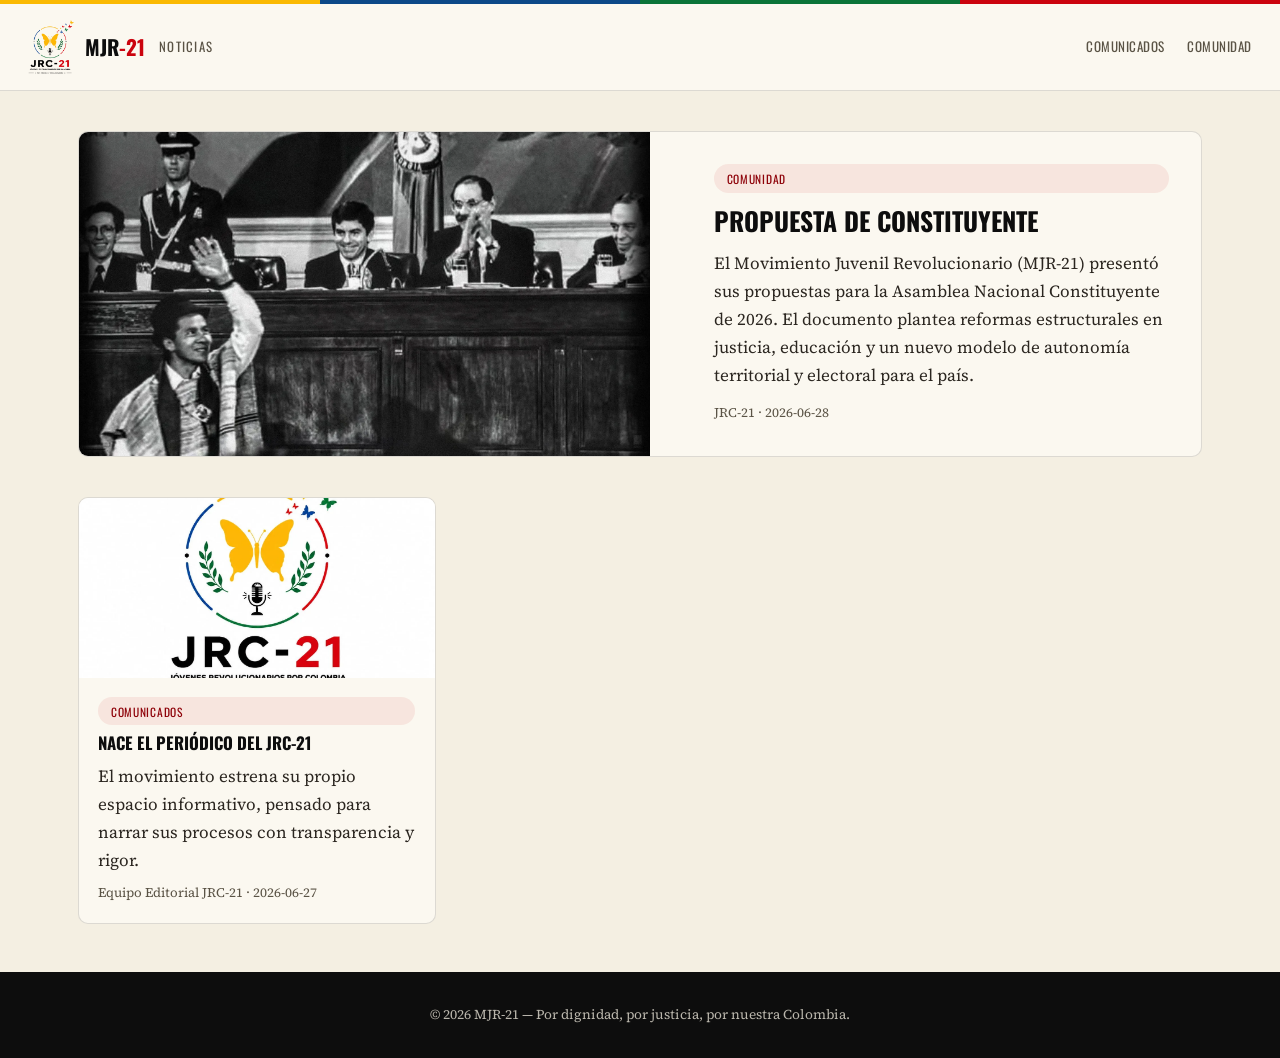
<file: index.html>
<!DOCTYPE html>
<html lang="es">
<head>
<meta charset="UTF-8">
<meta name="viewport" content="width=device-width, initial-scale=1.0">
<title>Noticias MJR-21</title>
<link rel="preconnect" href="https://fonts.googleapis.com">
<link rel="preconnect" href="https://fonts.gstatic.com" crossorigin>
<link href="https://fonts.googleapis.com/css2?family=Oswald:wght@500;600;700&family=Source+Serif+4:ital,opsz,wght@0,8..60,400;0,8..60,600;1,8..60,400&display=swap" rel="stylesheet">
<link rel="stylesheet" href="/style.css">
</head>
<body>

<header class="news-header">
  <div class="news-flagbar"></div>
  <div class="header-inner">
    <a href="/" class="brand">
      <img src="/img/logo.png" alt="" class="brand-logo">
      <span class="brand-text">MJR<span class="brand-dash">-21</span></span>
      <span class="brand-sub">Noticias</span>
    </a>
    <nav class="main-nav">
      <span class="nav-label" onclick="filtrar('Comunicados', this)">Comunicados</span>
      <span class="nav-label" onclick="filtrar('Comunidad', this)">Comunidad</span>
    </nav>
  </div>
</header>

<main class="container">
  <section class="featured">
    
    <a href="/articulos/2026-06-28-propuesta-de-constituyente/" class="featured-card">
      <img src="/img/articulos/2026-06-28-propuesta-de-constituyente/portada.webp" alt="Propuesta de constituyente">
      <div class="featured-body">
        <span class="tag-pill">Comunidad</span>
        <h2>Propuesta de constituyente</h2>
        <p>El Movimiento Juvenil Revolucionario (MJR-21) presentó sus propuestas para la Asamblea Nacional Constituyente de 2026. El documento plantea reformas estructurales en justicia, educación y un nuevo modelo de autonomía territorial y electoral para el país.</p>
        <span class="news-card-meta">JRC-21 · 2026-06-28</span>
      </div>
    </a>
    
  </section>

  <section class="news-grid">
    
    <a href="/articulos/2026-06-27-bienvenida-periodico-jrc21/" class="news-card" data-categoria="Comunicados">
      <img src="/img/articulos/2026-06-27-bienvenida-periodico-jrc21/portada.webp" alt="Nace el periódico del JRC-21" loading="lazy">
      <div class="news-card-body">
        <span class="tag-pill">Comunicados</span>
        <h3>Nace el periódico del JRC-21</h3>
        <p>El movimiento estrena su propio espacio informativo, pensado para narrar sus procesos con transparencia y rigor.</p>
        <span class="news-card-meta">Equipo Editorial JRC-21 · 2026-06-27</span>
      </div>
    </a>
    
  </section>

  
</main>

<footer class="news-footer">
  <p>© 2026 MJR-21 — Por dignidad, por justicia, por nuestra Colombia.</p>
</footer>

<script>
function filtrar(categoria, el) {
  document.querySelectorAll('.nav-label').forEach(n => n.classList.remove('active'));
  el.classList.toggle('active');
  const activo = el.classList.contains('active');
  document.querySelectorAll('.news-card').forEach(card => {
    card.style.display = (!activo || card.dataset.categoria === categoria) ? '' : 'none';
  });
}
</script>

</body>
</html>
</file>
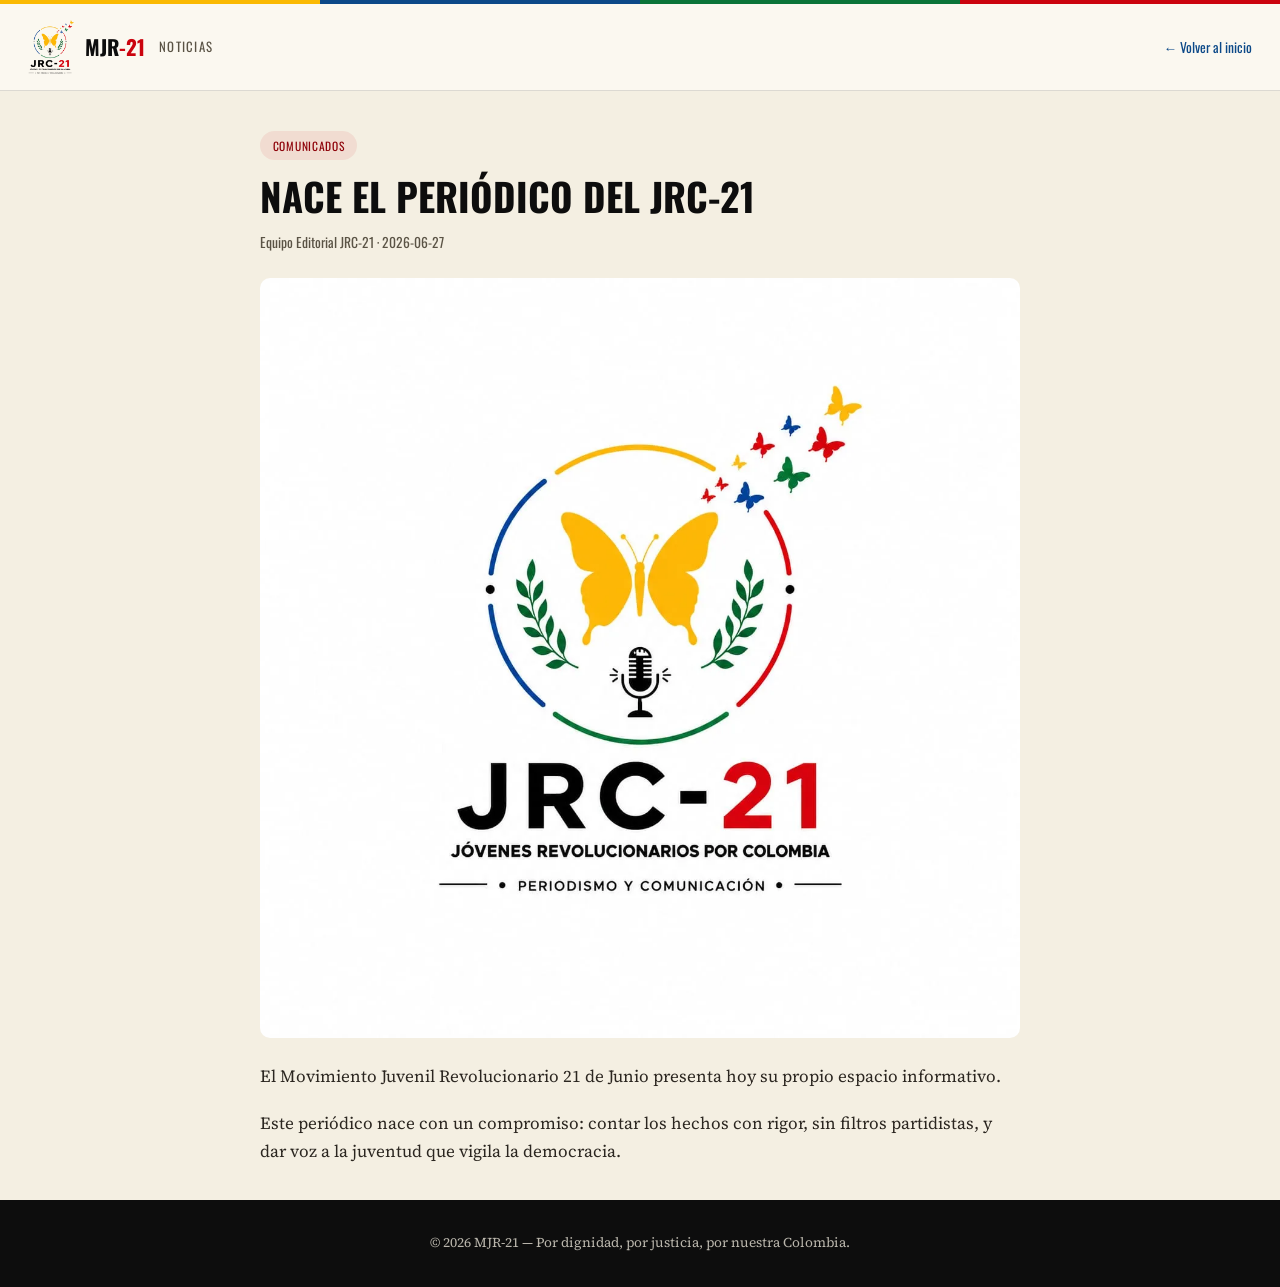
<file: articulos/2026-06-27-bienvenida-periodico-jrc21/index.html>
<!DOCTYPE html>
<html lang="es">
<head>
<meta charset="UTF-8">
<meta name="viewport" content="width=device-width, initial-scale=1.0">
<title>Nace el periódico del JRC-21 | Noticias MJR-21</title>
<link rel="preconnect" href="https://fonts.googleapis.com">
<link rel="preconnect" href="https://fonts.gstatic.com" crossorigin>
<link href="https://fonts.googleapis.com/css2?family=Oswald:wght@500;600;700&family=Source+Serif+4:ital,opsz,wght@0,8..60,400;0,8..60,600;1,8..60,400&display=swap" rel="stylesheet">
<link rel="stylesheet" href="/style.css">
</head>
<body>

<header class="news-header">
  <div class="news-flagbar"></div>
  <div class="header-inner">
    <a href="/" class="brand">
      <img src="/img/logo.png" alt="" class="brand-logo">
      <span class="brand-text">MJR<span class="brand-dash">-21</span></span>
      <span class="brand-sub">Noticias</span>
    </a>
    <a href="/" class="back-link">← Volver al inicio</a>
  </div>
</header>

<main class="container narrow article-page">
  <span class="tag-pill">Comunicados</span>
  <h1>Nace el periódico del JRC-21</h1>
  <p class="article-meta">Equipo Editorial JRC-21 · 2026-06-27</p>
  <img class="article-cover" src="/img/articulos/2026-06-27-bienvenida-periodico-jrc21/portada.webp" alt="Nace el periódico del JRC-21">
  <div class="article-body">
    <p>El Movimiento Juvenil Revolucionario 21 de Junio presenta hoy su propio espacio informativo.</p><p>Este periódico nace con un compromiso: contar los hechos con rigor, sin filtros partidistas, y dar voz a la juventud que vigila la democracia.</p>
  </div>
</main>

<section class="container">
  
</section>

<footer class="news-footer">
  <p>© 2026 MJR-21 — Por dignidad, por justicia, por nuestra Colombia.</p>
</footer>

</body>
</html>
</file>
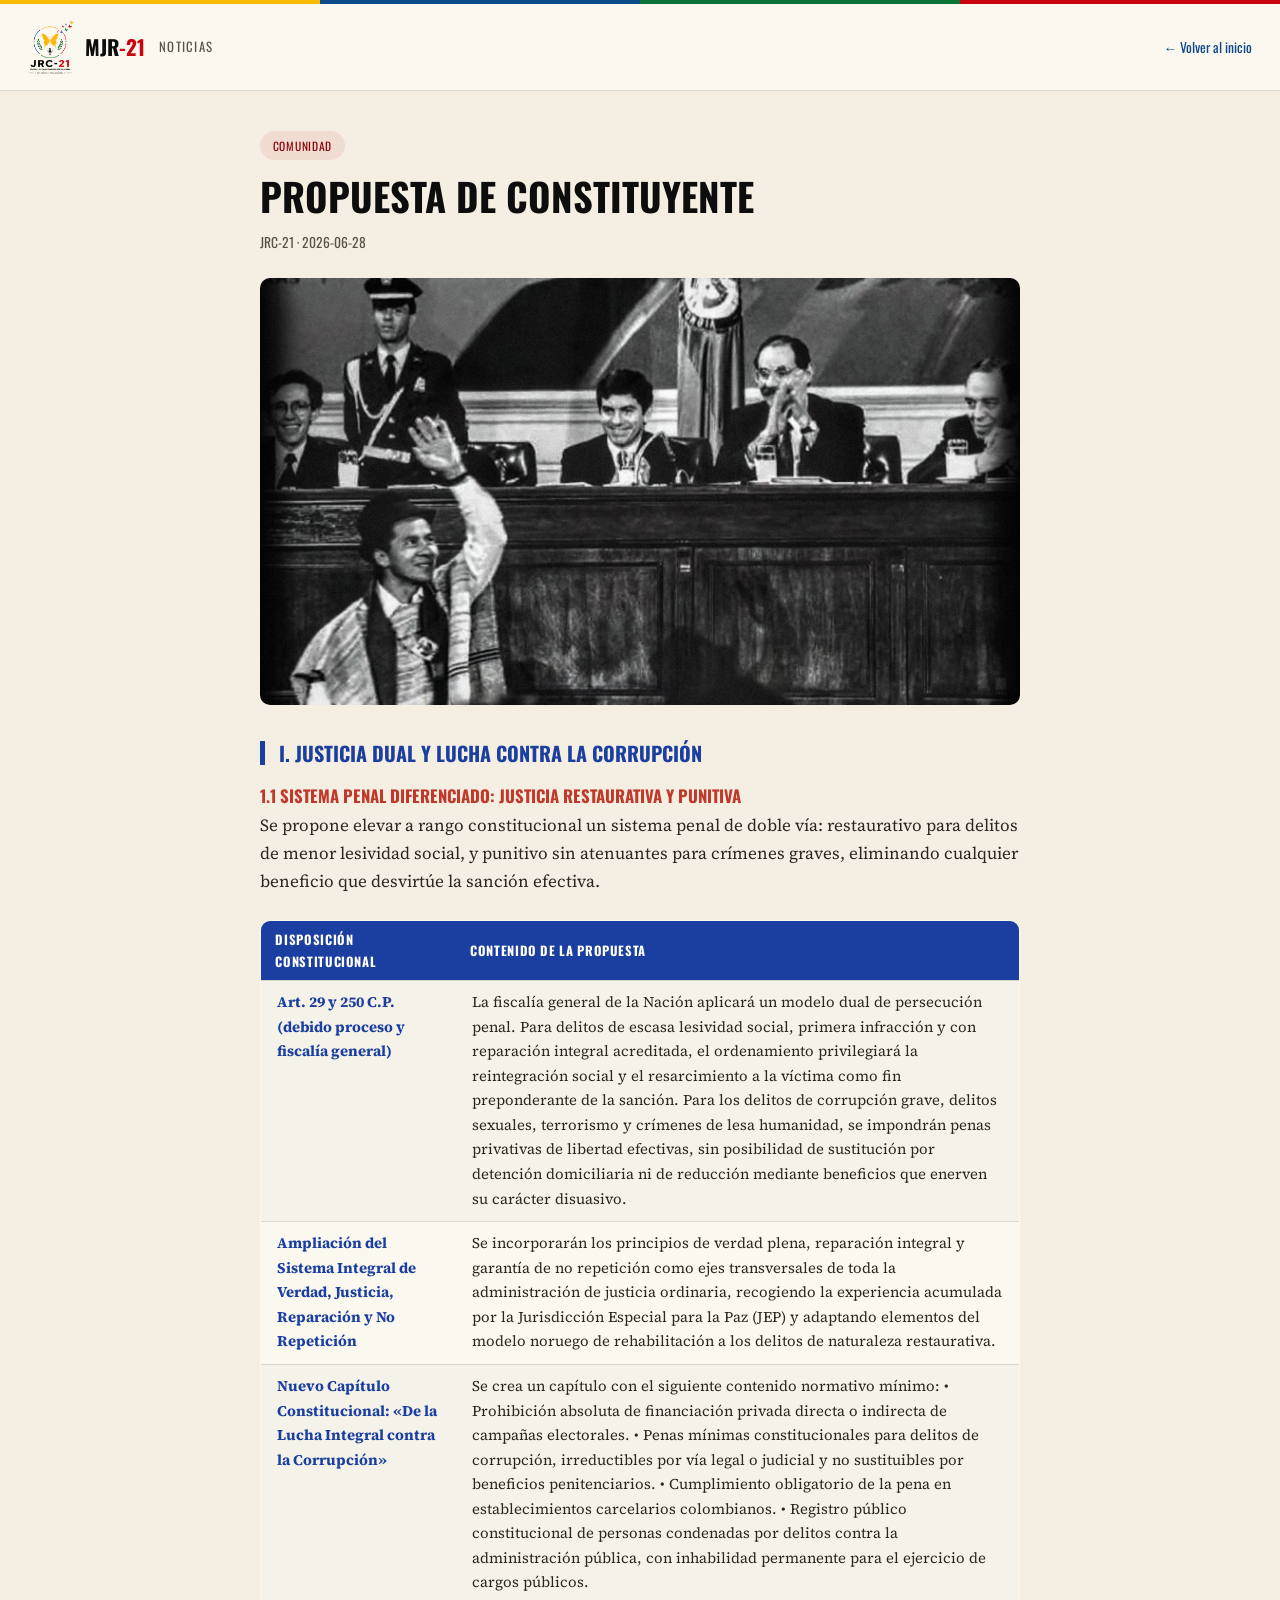
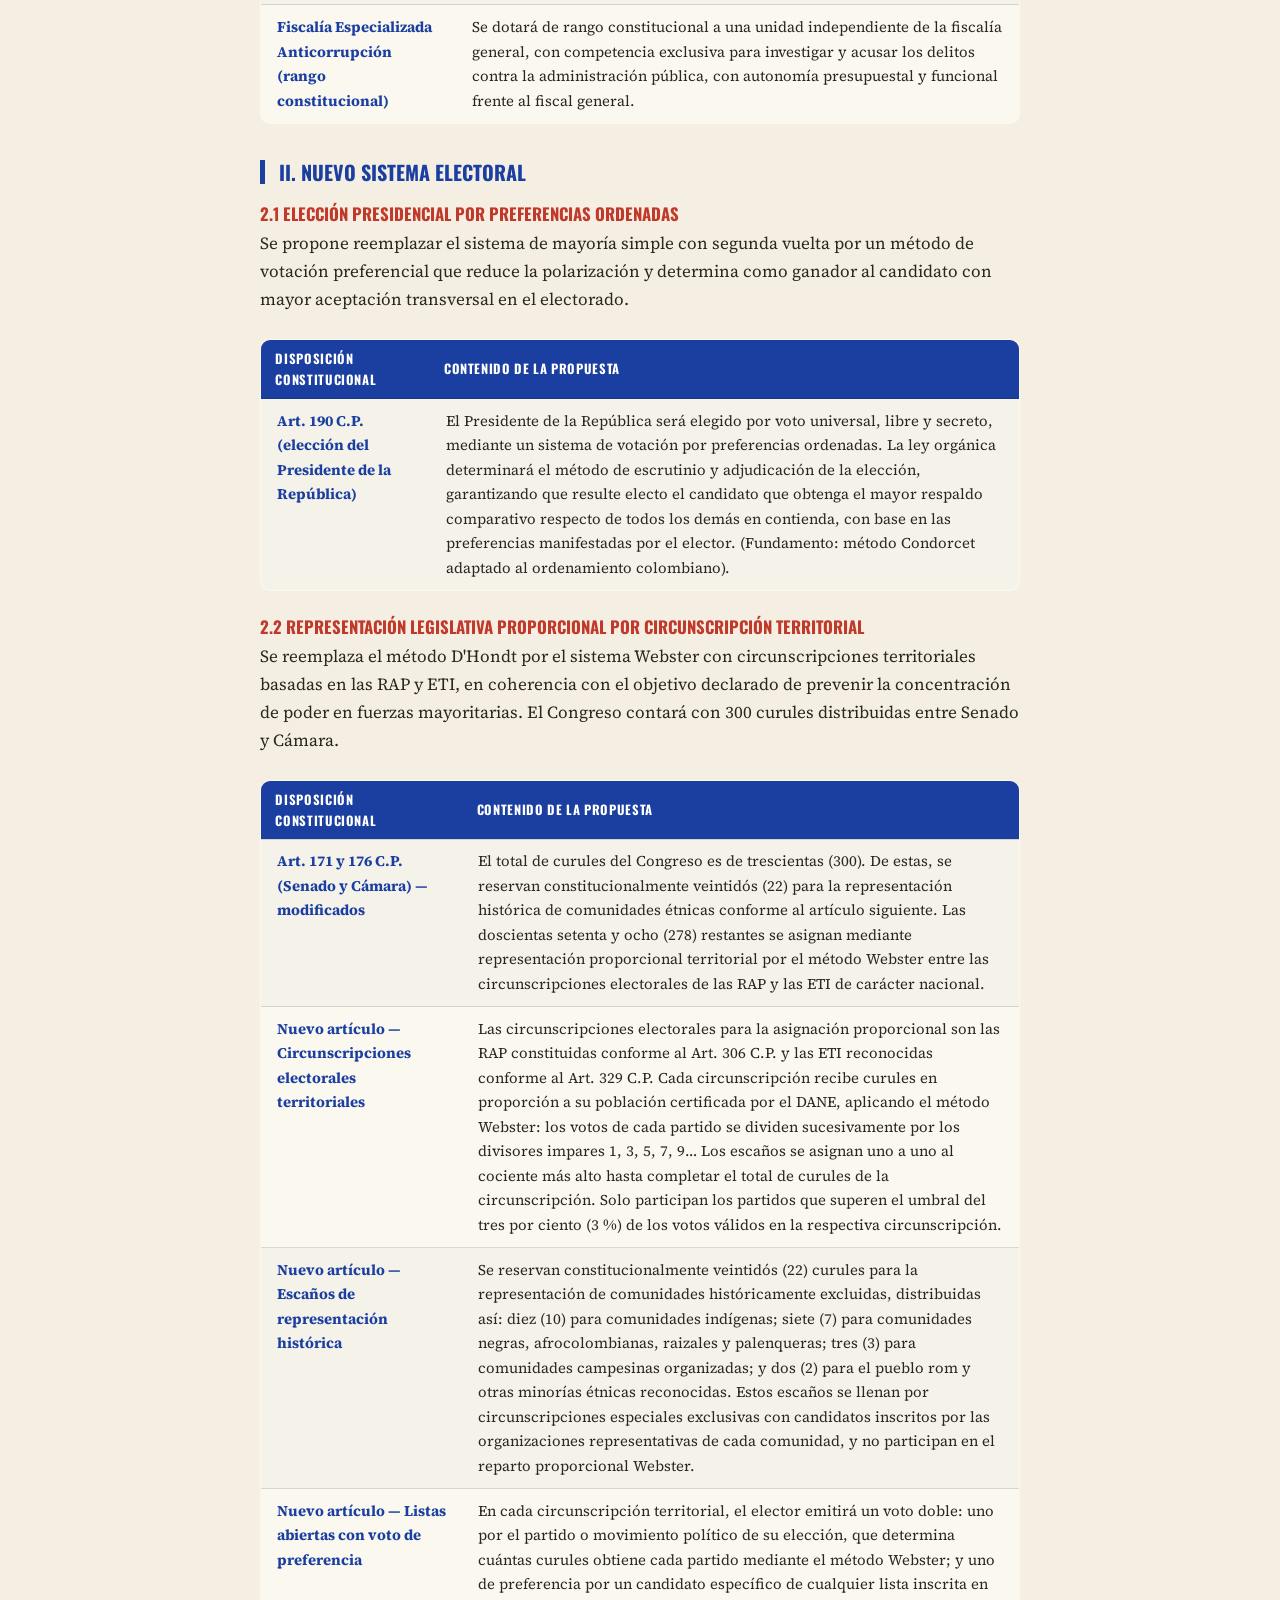
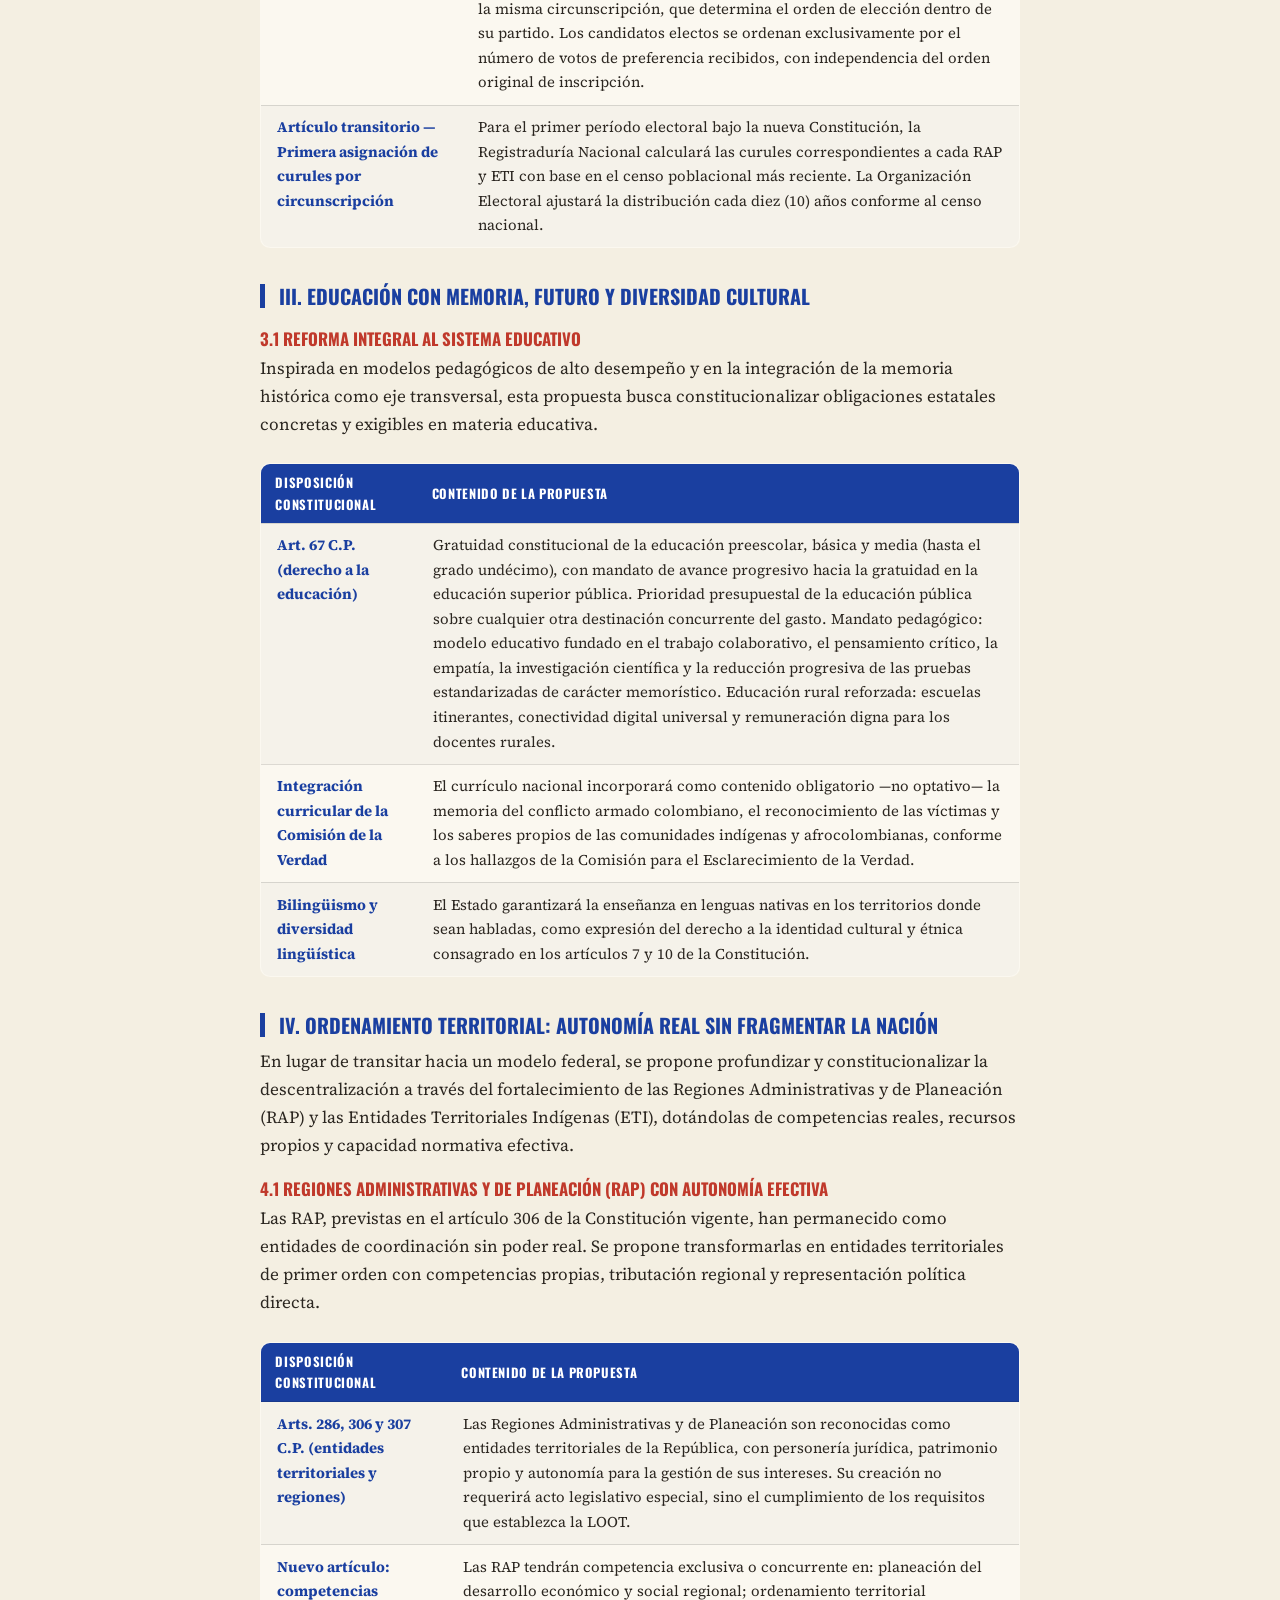
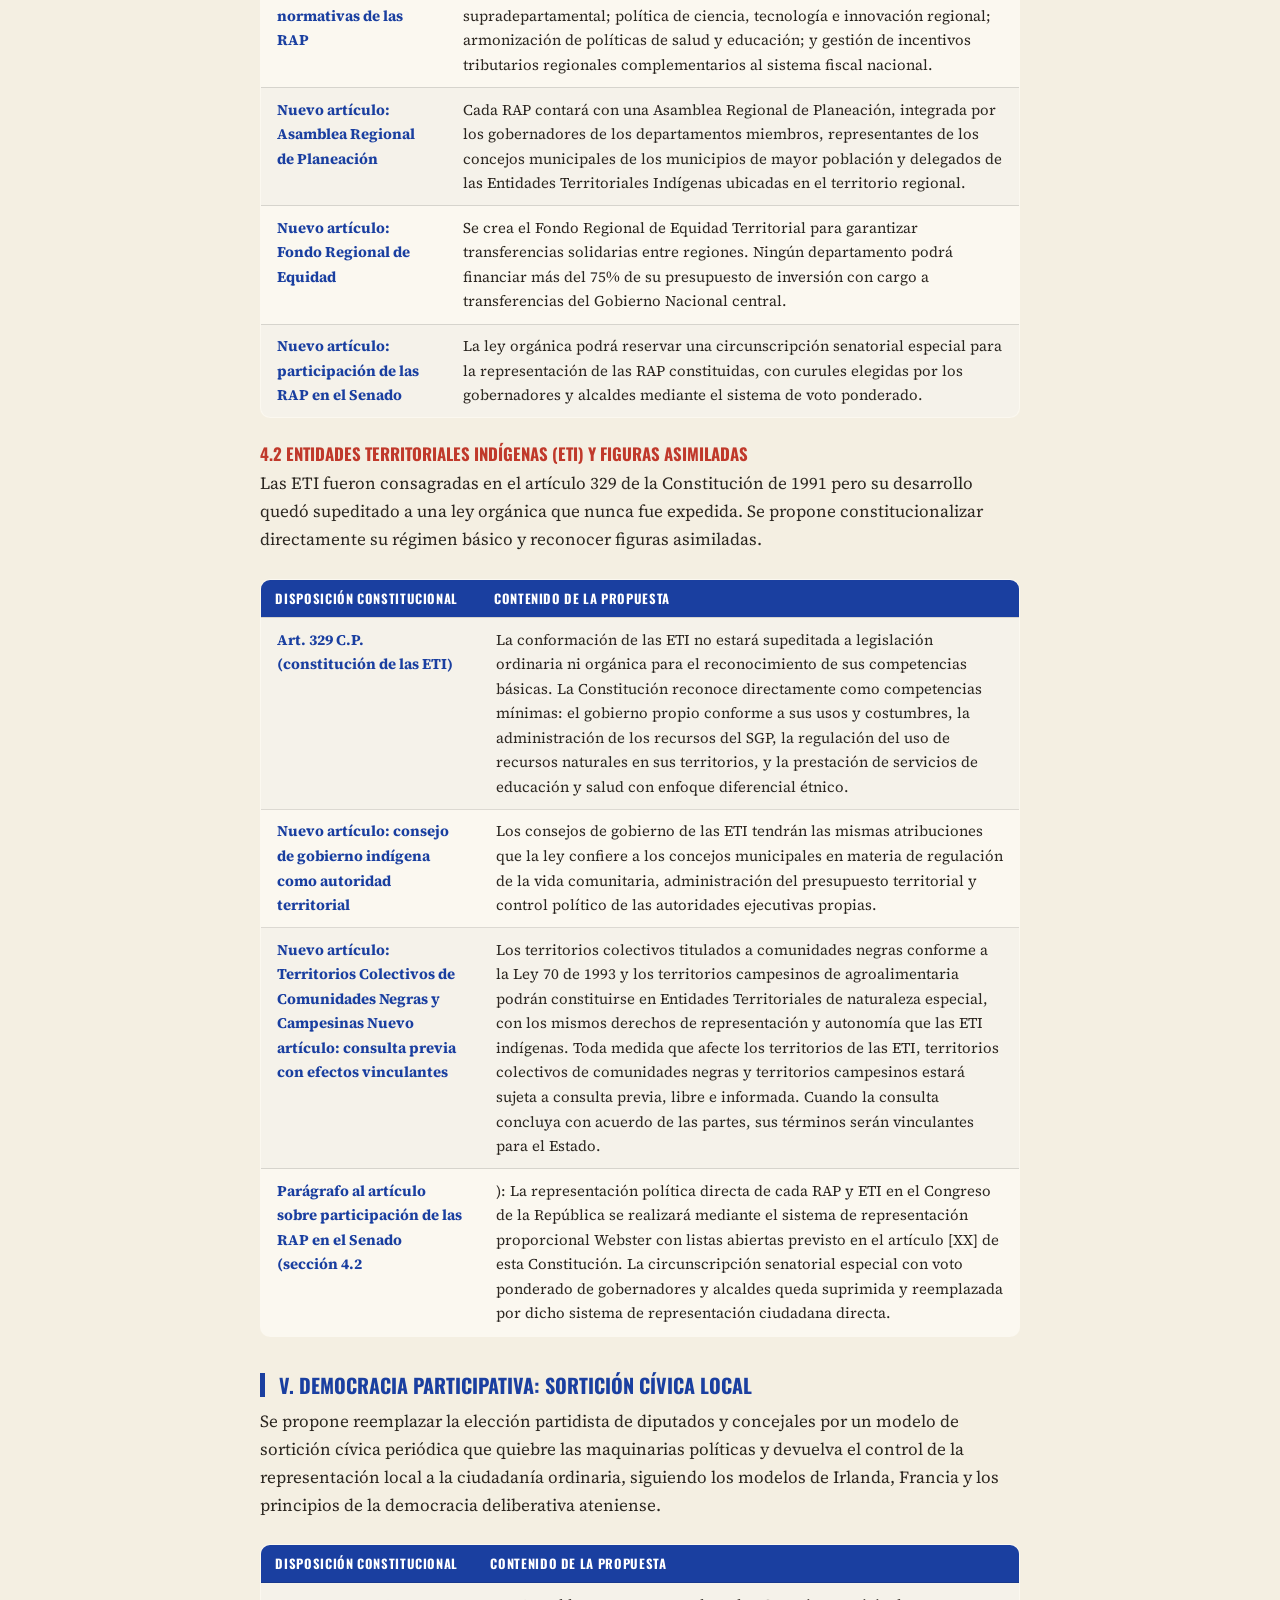
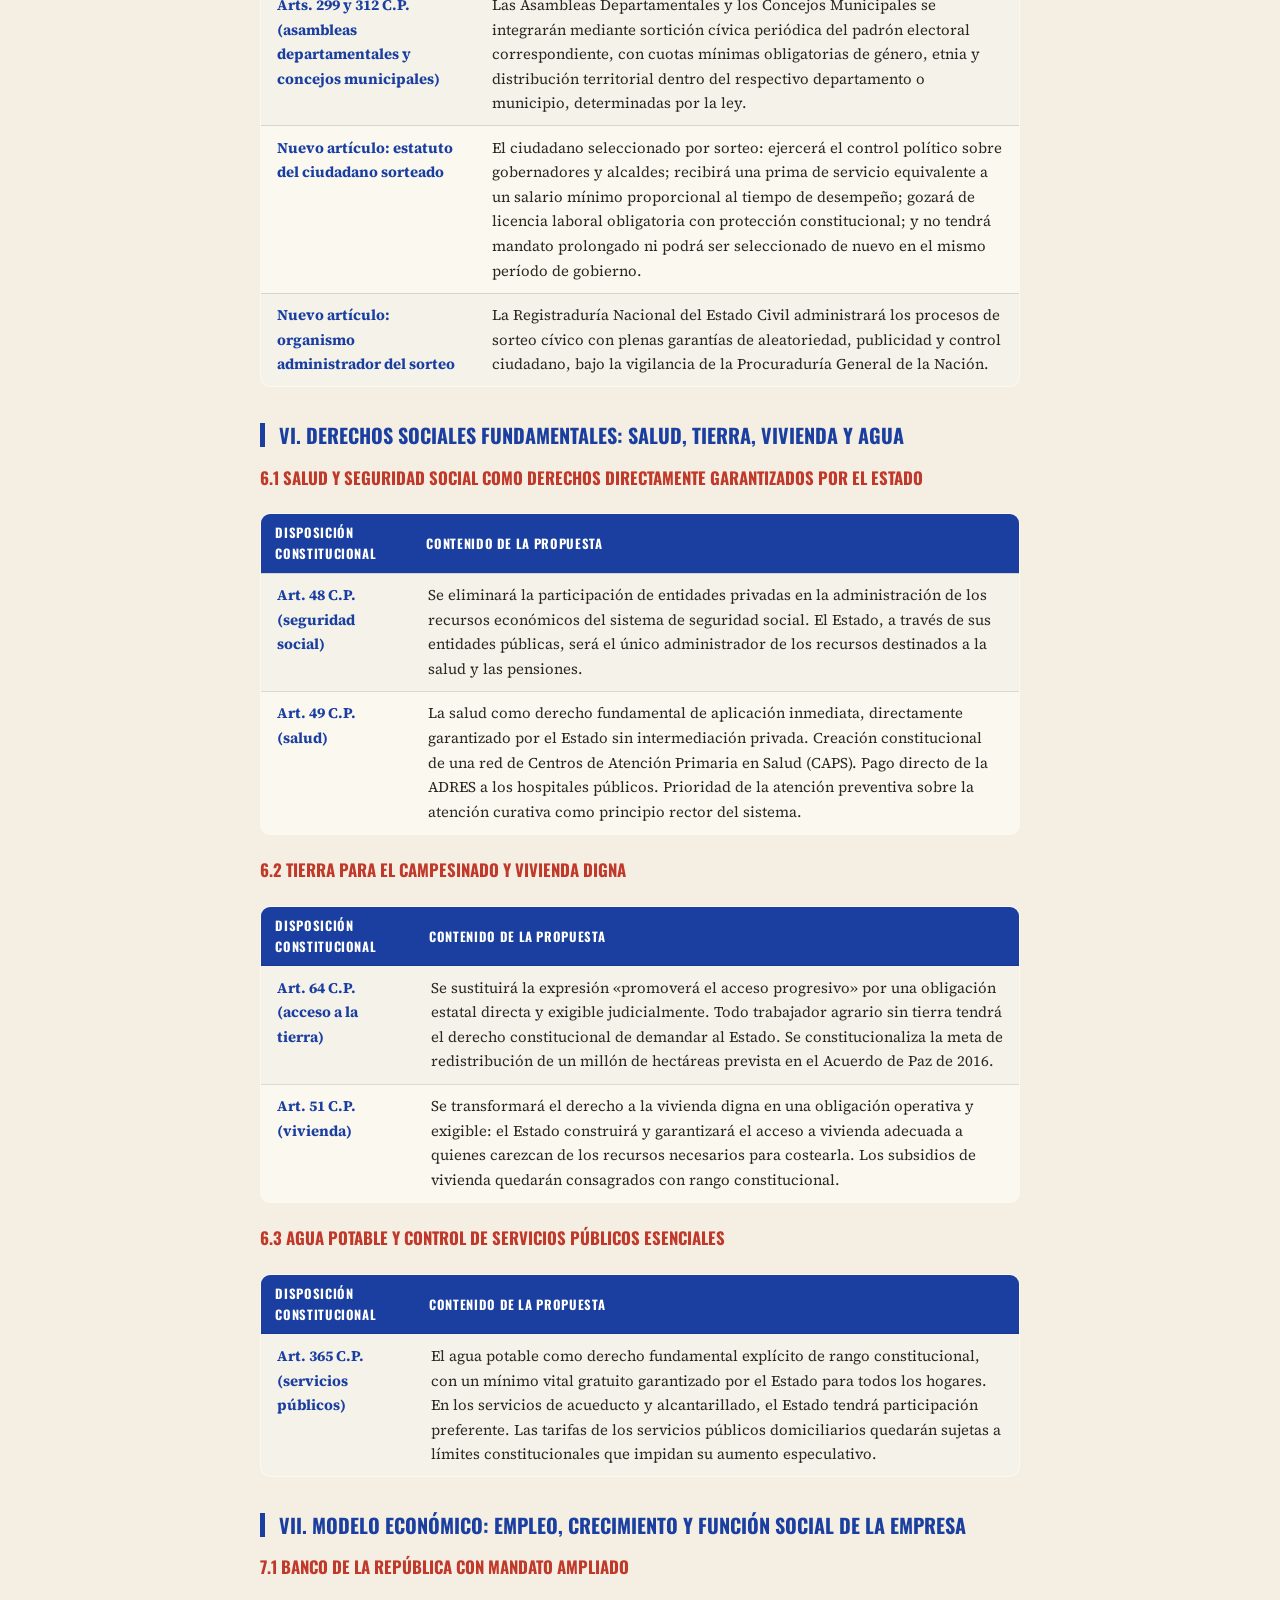
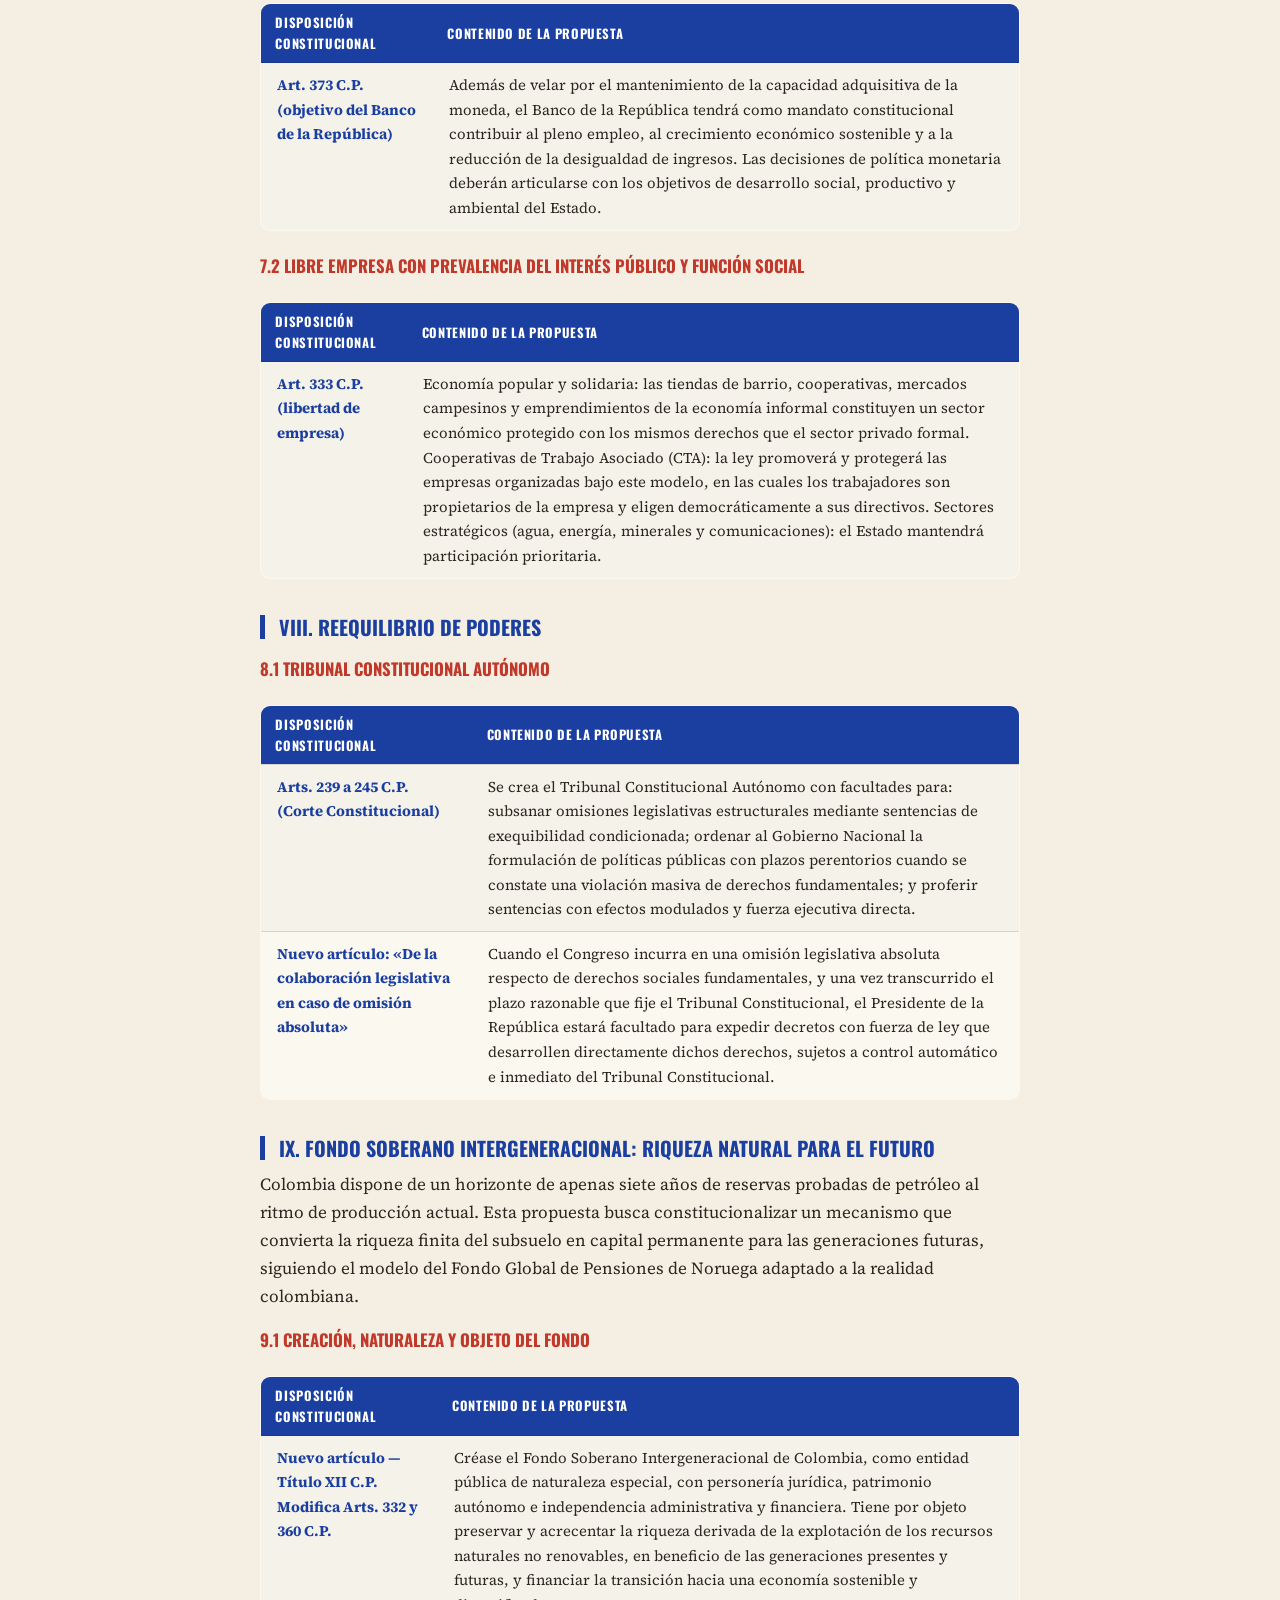
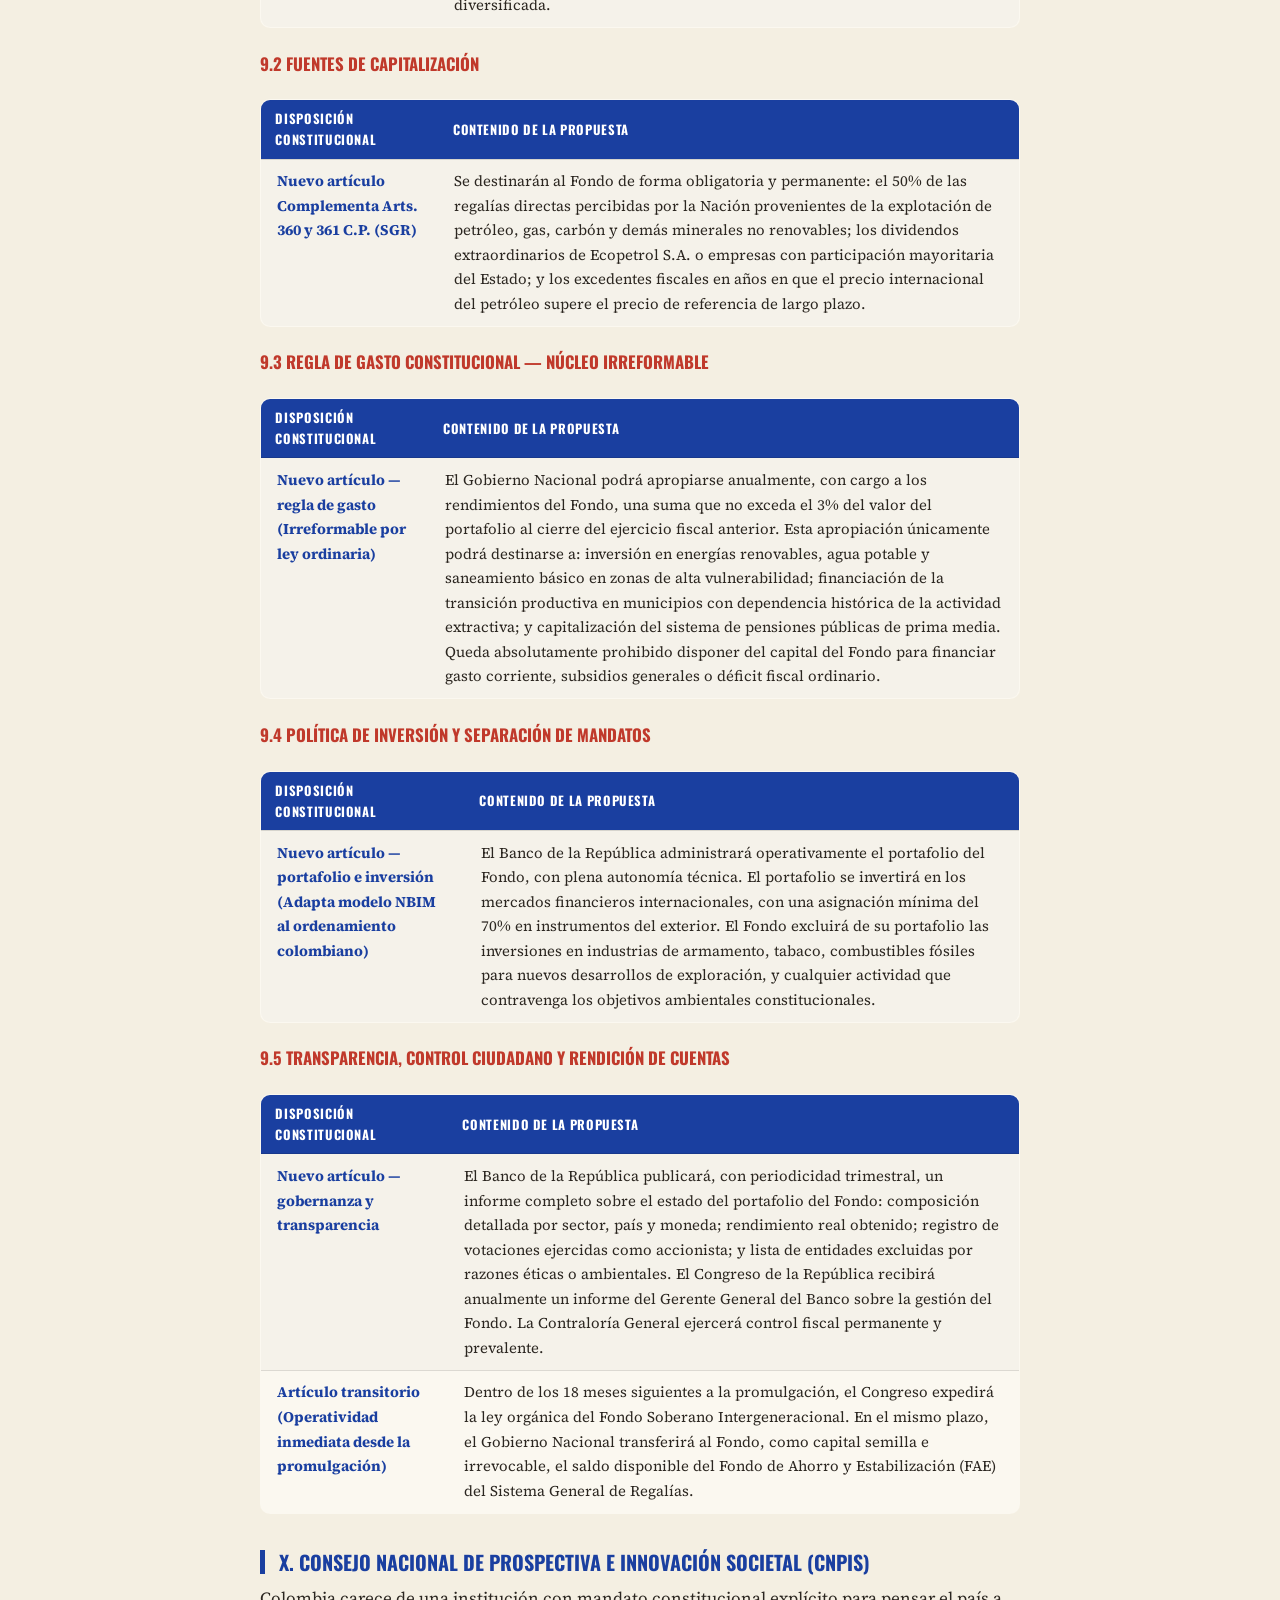
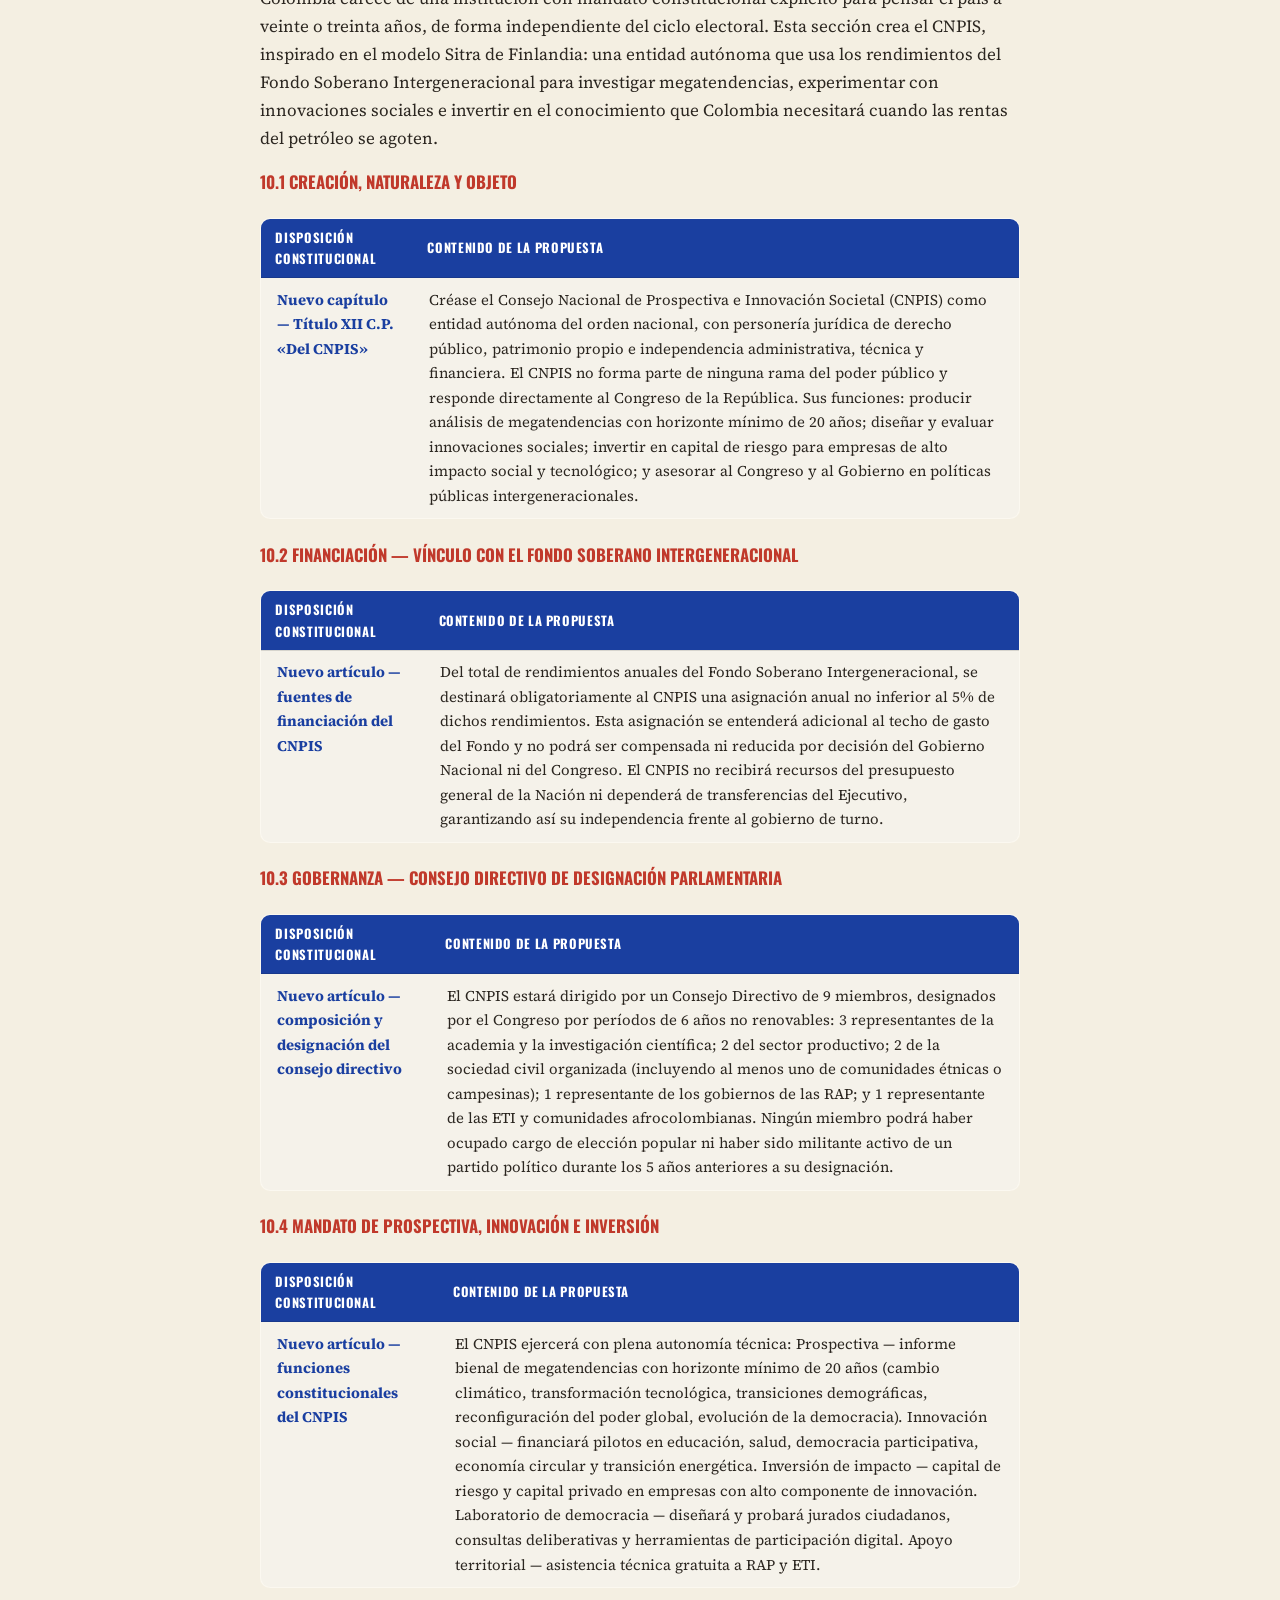
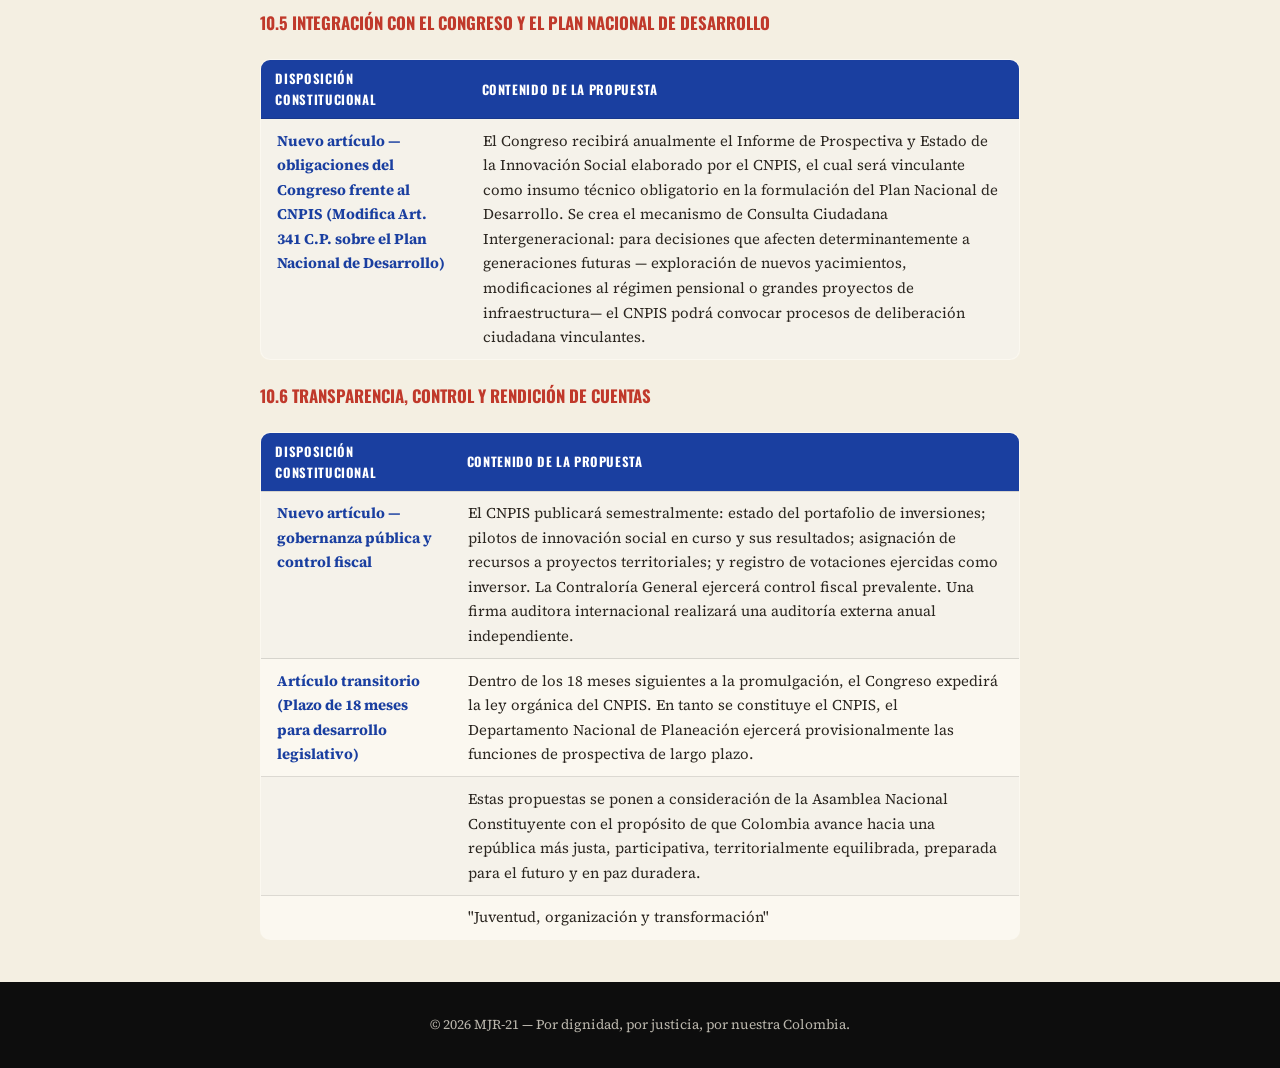
<file: articulos/2026-06-28-propuesta-de-constituyente/index.html>
<!DOCTYPE html>
<html lang="es">
<head>
<meta charset="UTF-8">
<meta name="viewport" content="width=device-width, initial-scale=1.0">
<title>Propuesta de constituyente | Noticias MJR-21</title>
<link rel="preconnect" href="https://fonts.googleapis.com">
<link rel="preconnect" href="https://fonts.gstatic.com" crossorigin>
<link href="https://fonts.googleapis.com/css2?family=Oswald:wght@500;600;700&family=Source+Serif+4:ital,opsz,wght@0,8..60,400;0,8..60,600;1,8..60,400&display=swap" rel="stylesheet">
<link rel="stylesheet" href="/style.css">
</head>
<body>

<header class="news-header">
  <div class="news-flagbar"></div>
  <div class="header-inner">
    <a href="/" class="brand">
      <img src="/img/logo.png" alt="" class="brand-logo">
      <span class="brand-text">MJR<span class="brand-dash">-21</span></span>
      <span class="brand-sub">Noticias</span>
    </a>
    <a href="/" class="back-link">← Volver al inicio</a>
  </div>
</header>

<main class="container narrow article-page">
  <span class="tag-pill">Comunidad</span>
  <h1>Propuesta de constituyente</h1>
  <p class="article-meta">JRC-21 · 2026-06-28</p>
  <img class="article-cover" src="/img/articulos/2026-06-28-propuesta-de-constituyente/portada.webp" alt="Propuesta de constituyente">
  <div class="article-body">
    <h2 style="color:#1a3fa0;border-left:5px solid #1a3fa0;padding-left:0.7em;margin:1.8em 0 0.5em;font-size:1.25rem;font-weight:700">I.  JUSTICIA DUAL Y LUCHA CONTRA LA CORRUPCIÓN</h2>

<h3 style="color:#c0392b;margin:1.2em 0 0.3em;font-size:1.05rem;font-weight:700">1.1 Sistema penal diferenciado: justicia restaurativa y punitiva</h3>

<p>Se propone elevar a rango constitucional un sistema penal de doble vía: restaurativo para delitos de menor lesividad social, y punitivo sin atenuantes para crímenes graves, eliminando cualquier beneficio que desvirtúe la sanción efectiva.</p>

<div class="table-wrap"><table><tr><th style="background:#1a3fa0;color:#fff;padding:.5rem .9rem;text-align:left">DISPOSICIÓN CONSTITUCIONAL</th><th style="background:#1a3fa0;color:#fff;padding:.5rem .9rem;text-align:left">CONTENIDO DE LA PROPUESTA</th></tr><tr><td><strong style="color:#1a3fa0">Art. 29 y 250 C.P. (debido proceso y fiscalía general)</strong></td><td>La fiscalía general de la Nación aplicará un modelo dual de persecución penal. Para delitos de escasa lesividad social, primera infracción y con reparación integral acreditada, el ordenamiento privilegiará la reintegración social y el resarcimiento a la víctima como fin preponderante de la sanción. Para los delitos de corrupción grave, delitos sexuales, terrorismo y crímenes de lesa humanidad, se impondrán penas privativas de libertad efectivas, sin posibilidad de sustitución por detención domiciliaria ni de reducción mediante beneficios que enerven su carácter disuasivo.</td></tr><tr><td><strong style="color:#1a3fa0">Ampliación del Sistema Integral de Verdad, Justicia, Reparación y No Repetición</strong></td><td>Se incorporarán los principios de verdad plena, reparación integral y garantía de no repetición como ejes transversales de toda la administración de justicia ordinaria, recogiendo la experiencia acumulada por la Jurisdicción Especial para la Paz (JEP) y adaptando elementos del modelo noruego de rehabilitación a los delitos de naturaleza restaurativa.</td></tr><tr><td><strong style="color:#1a3fa0">Nuevo Capítulo Constitucional: «De la Lucha Integral contra la Corrupción»</strong></td><td>Se crea un capítulo con el siguiente contenido normativo mínimo: • Prohibición absoluta de financiación privada directa o indirecta de campañas electorales. • Penas mínimas constitucionales para delitos de corrupción, irreductibles por vía legal o judicial y no sustituibles por beneficios penitenciarios. • Cumplimiento obligatorio de la pena en establecimientos carcelarios colombianos. • Registro público constitucional de personas condenadas por delitos contra la administración pública, con inhabilidad permanente para el ejercicio de cargos públicos.</td></tr><tr><td><strong style="color:#1a3fa0">Fiscalía Especializada Anticorrupción (rango constitucional)</strong></td><td>Se dotará de rango constitucional a una unidad independiente de la fiscalía general, con competencia exclusiva para investigar y acusar los delitos contra la administración pública, con autonomía presupuestal y funcional frente al fiscal general.</td></tr></table></div>

<h2 style="color:#1a3fa0;border-left:5px solid #1a3fa0;padding-left:0.7em;margin:1.8em 0 0.5em;font-size:1.25rem;font-weight:700">II.  NUEVO SISTEMA ELECTORAL</h2>

<h3 style="color:#c0392b;margin:1.2em 0 0.3em;font-size:1.05rem;font-weight:700">2.1 Elección presidencial por preferencias ordenadas</h3>

<p>Se propone reemplazar el sistema de mayoría simple con segunda vuelta por un método de votación preferencial que reduce la polarización y determina como ganador al candidato con mayor aceptación transversal en el electorado.</p>

<div class="table-wrap"><table><tr><th style="background:#1a3fa0;color:#fff;padding:.5rem .9rem;text-align:left">DISPOSICIÓN CONSTITUCIONAL</th><th style="background:#1a3fa0;color:#fff;padding:.5rem .9rem;text-align:left">CONTENIDO DE LA PROPUESTA</th></tr><tr><td><strong style="color:#1a3fa0">Art. 190 C.P. (elección del Presidente de la República)</strong></td><td>El Presidente de la República será elegido por voto universal, libre y secreto, mediante un sistema de votación por preferencias ordenadas. La ley orgánica determinará el método de escrutinio y adjudicación de la elección, garantizando que resulte electo el candidato que obtenga el mayor respaldo comparativo respecto de todos los demás en contienda, con base en las preferencias manifestadas por el elector. (Fundamento: método Condorcet adaptado al ordenamiento colombiano).</td></tr></table></div>

<h3 style="color:#c0392b;margin:1.2em 0 0.3em;font-size:1.05rem;font-weight:700">2.2 Representación legislativa proporcional por circunscripción territorial</h3>

<p>Se reemplaza el método D'Hondt por el sistema Webster con circunscripciones territoriales basadas en las RAP y ETI, en coherencia con el objetivo declarado de prevenir la concentración de poder en fuerzas mayoritarias. El Congreso contará con 300 curules distribuidas entre Senado y Cámara.</p>

<div class="table-wrap"><table><tr><th style="background:#1a3fa0;color:#fff;padding:.5rem .9rem;text-align:left">DISPOSICIÓN CONSTITUCIONAL</th><th style="background:#1a3fa0;color:#fff;padding:.5rem .9rem;text-align:left">CONTENIDO DE LA PROPUESTA</th></tr><tr><td><strong style="color:#1a3fa0">Art. 171 y 176 C.P. (Senado y Cámara) — modificados</strong></td><td>El total de curules del Congreso es de trescientas (300). De estas, se reservan constitucionalmente veintidós (22) para la representación histórica de comunidades étnicas conforme al artículo siguiente. Las doscientas setenta y ocho (278) restantes se asignan mediante representación proporcional territorial por el método Webster entre las circunscripciones electorales de las RAP y las ETI de carácter nacional.</td></tr><tr><td><strong style="color:#1a3fa0">Nuevo artículo — Circunscripciones electorales territoriales</strong></td><td>Las circunscripciones electorales para la asignación proporcional son las RAP constituidas conforme al Art. 306 C.P. y las ETI reconocidas conforme al Art. 329 C.P. Cada circunscripción recibe curules en proporción a su población certificada por el DANE, aplicando el método Webster: los votos de cada partido se dividen sucesivamente por los divisores impares 1, 3, 5, 7, 9… Los escaños se asignan uno a uno al cociente más alto hasta completar el total de curules de la circunscripción. Solo participan los partidos que superen el umbral del tres por ciento (3 %) de los votos válidos en la respectiva circunscripción.</td></tr><tr><td><strong style="color:#1a3fa0">Nuevo artículo — Escaños de representación histórica</strong></td><td>Se reservan constitucionalmente veintidós (22) curules para la representación de comunidades históricamente excluidas, distribuidas así: diez (10) para comunidades indígenas; siete (7) para comunidades negras, afrocolombianas, raizales y palenqueras; tres (3) para comunidades campesinas organizadas; y dos (2) para el pueblo rom y otras minorías étnicas reconocidas. Estos escaños se llenan por circunscripciones especiales exclusivas con candidatos inscritos por las organizaciones representativas de cada comunidad, y no participan en el reparto proporcional Webster.</td></tr><tr><td><strong style="color:#1a3fa0">Nuevo artículo — Listas abiertas con voto de preferencia</strong></td><td>En cada circunscripción territorial, el elector emitirá un voto doble: uno por el partido o movimiento político de su elección, que determina cuántas curules obtiene cada partido mediante el método Webster; y uno de preferencia por un candidato específico de cualquier lista inscrita en la misma circunscripción, que determina el orden de elección dentro de su partido. Los candidatos electos se ordenan exclusivamente por el número de votos de preferencia recibidos, con independencia del orden original de inscripción.</td></tr><tr><td><strong style="color:#1a3fa0">Artículo transitorio — Primera asignación de curules por circunscripción</strong></td><td>Para el primer período electoral bajo la nueva Constitución, la Registraduría Nacional calculará las curules correspondientes a cada RAP y ETI con base en el censo poblacional más reciente. La Organización Electoral ajustará la distribución cada diez (10) años conforme al censo nacional.</td></tr></table></div>

<h2 style="color:#1a3fa0;border-left:5px solid #1a3fa0;padding-left:0.7em;margin:1.8em 0 0.5em;font-size:1.25rem;font-weight:700">III.  EDUCACIÓN CON MEMORIA, FUTURO Y DIVERSIDAD CULTURAL</h2>

<h3 style="color:#c0392b;margin:1.2em 0 0.3em;font-size:1.05rem;font-weight:700">3.1 Reforma integral al sistema educativo</h3>

<p>Inspirada en modelos pedagógicos de alto desempeño y en la integración de la memoria histórica como eje transversal, esta propuesta busca constitucionalizar obligaciones estatales concretas y exigibles en materia educativa.</p>

<div class="table-wrap"><table><tr><th style="background:#1a3fa0;color:#fff;padding:.5rem .9rem;text-align:left">DISPOSICIÓN CONSTITUCIONAL</th><th style="background:#1a3fa0;color:#fff;padding:.5rem .9rem;text-align:left">CONTENIDO DE LA PROPUESTA</th></tr><tr><td><strong style="color:#1a3fa0">Art. 67 C.P. (derecho a la educación)</strong></td><td>Gratuidad constitucional de la educación preescolar, básica y media (hasta el grado undécimo), con mandato de avance progresivo hacia la gratuidad en la educación superior pública. Prioridad presupuestal de la educación pública sobre cualquier otra destinación concurrente del gasto. Mandato pedagógico: modelo educativo fundado en el trabajo colaborativo, el pensamiento crítico, la empatía, la investigación científica y la reducción progresiva de las pruebas estandarizadas de carácter memorístico. Educación rural reforzada: escuelas itinerantes, conectividad digital universal y remuneración digna para los docentes rurales.</td></tr><tr><td><strong style="color:#1a3fa0">Integración curricular de la Comisión de la Verdad</strong></td><td>El currículo nacional incorporará como contenido obligatorio —no optativo— la memoria del conflicto armado colombiano, el reconocimiento de las víctimas y los saberes propios de las comunidades indígenas y afrocolombianas, conforme a los hallazgos de la Comisión para el Esclarecimiento de la Verdad.</td></tr><tr><td><strong style="color:#1a3fa0">Bilingüismo y diversidad lingüística</strong></td><td>El Estado garantizará la enseñanza en lenguas nativas en los territorios donde sean habladas, como expresión del derecho a la identidad cultural y étnica consagrado en los artículos 7 y 10 de la Constitución.</td></tr></table></div>

<h2 style="color:#1a3fa0;border-left:5px solid #1a3fa0;padding-left:0.7em;margin:1.8em 0 0.5em;font-size:1.25rem;font-weight:700">IV.  ORDENAMIENTO TERRITORIAL: AUTONOMÍA REAL SIN FRAGMENTAR LA NACIÓN</h2>

<p>En lugar de transitar hacia un modelo federal, se propone profundizar y constitucionalizar la descentralización a través del fortalecimiento de las Regiones Administrativas y de Planeación (RAP) y las Entidades Territoriales Indígenas (ETI), dotándolas de competencias reales, recursos propios y capacidad normativa efectiva.</p>

<h3 style="color:#c0392b;margin:1.2em 0 0.3em;font-size:1.05rem;font-weight:700">4.1 Regiones Administrativas y de Planeación (RAP) con autonomía efectiva</h3>

<p>Las RAP, previstas en el artículo 306 de la Constitución vigente, han permanecido como entidades de coordinación sin poder real. Se propone transformarlas en entidades territoriales de primer orden con competencias propias, tributación regional y representación política directa.</p>

<div class="table-wrap"><table><tr><th style="background:#1a3fa0;color:#fff;padding:.5rem .9rem;text-align:left">DISPOSICIÓN CONSTITUCIONAL</th><th style="background:#1a3fa0;color:#fff;padding:.5rem .9rem;text-align:left">CONTENIDO DE LA PROPUESTA</th></tr><tr><td><strong style="color:#1a3fa0">Arts. 286, 306 y 307 C.P. (entidades territoriales y regiones)</strong></td><td>Las Regiones Administrativas y de Planeación son reconocidas como entidades territoriales de la República, con personería jurídica, patrimonio propio y autonomía para la gestión de sus intereses. Su creación no requerirá acto legislativo especial, sino el cumplimiento de los requisitos que establezca la LOOT.</td></tr><tr><td><strong style="color:#1a3fa0">Nuevo artículo: competencias normativas de las RAP</strong></td><td>Las RAP tendrán competencia exclusiva o concurrente en: planeación del desarrollo económico y social regional; ordenamiento territorial supradepartamental; política de ciencia, tecnología e innovación regional; armonización de políticas de salud y educación; y gestión de incentivos tributarios regionales complementarios al sistema fiscal nacional.</td></tr><tr><td><strong style="color:#1a3fa0">Nuevo artículo: Asamblea Regional de Planeación</strong></td><td>Cada RAP contará con una Asamblea Regional de Planeación, integrada por los gobernadores de los departamentos miembros, representantes de los concejos municipales de los municipios de mayor población y delegados de las Entidades Territoriales Indígenas ubicadas en el territorio regional.</td></tr><tr><td><strong style="color:#1a3fa0">Nuevo artículo: Fondo Regional de Equidad</strong></td><td>Se crea el Fondo Regional de Equidad Territorial para garantizar transferencias solidarias entre regiones. Ningún departamento podrá financiar más del 75% de su presupuesto de inversión con cargo a transferencias del Gobierno Nacional central.</td></tr><tr><td><strong style="color:#1a3fa0">Nuevo artículo: participación de las RAP en el Senado</strong></td><td>La ley orgánica podrá reservar una circunscripción senatorial especial para la representación de las RAP constituidas, con curules elegidas por los gobernadores y alcaldes mediante el sistema de voto ponderado.</td></tr></table></div>

<h3 style="color:#c0392b;margin:1.2em 0 0.3em;font-size:1.05rem;font-weight:700">4.2 Entidades Territoriales Indígenas (ETI) y figuras asimiladas</h3>

<p>Las ETI fueron consagradas en el artículo 329 de la Constitución de 1991 pero su desarrollo quedó supeditado a una ley orgánica que nunca fue expedida. Se propone constitucionalizar directamente su régimen básico y reconocer figuras asimiladas.</p>

<div class="table-wrap"><table><tr><th style="background:#1a3fa0;color:#fff;padding:.5rem .9rem;text-align:left">DISPOSICIÓN CONSTITUCIONAL</th><th style="background:#1a3fa0;color:#fff;padding:.5rem .9rem;text-align:left">CONTENIDO DE LA PROPUESTA</th></tr><tr><td><strong style="color:#1a3fa0">Art. 329 C.P. (constitución de las ETI)</strong></td><td>La conformación de las ETI no estará supeditada a legislación ordinaria ni orgánica para el reconocimiento de sus competencias básicas. La Constitución reconoce directamente como competencias mínimas: el gobierno propio conforme a sus usos y costumbres, la administración de los recursos del SGP, la regulación del uso de recursos naturales en sus territorios, y la prestación de servicios de educación y salud con enfoque diferencial étnico.</td></tr><tr><td><strong style="color:#1a3fa0">Nuevo artículo: consejo de gobierno indígena como autoridad territorial</strong></td><td>Los consejos de gobierno de las ETI tendrán las mismas atribuciones que la ley confiere a los concejos municipales en materia de regulación de la vida comunitaria, administración del presupuesto territorial y control político de las autoridades ejecutivas propias.</td></tr><tr><td><strong style="color:#1a3fa0">Nuevo artículo: Territorios Colectivos de Comunidades Negras y Campesinas Nuevo artículo: consulta previa con efectos vinculantes</strong></td><td>Los territorios colectivos titulados a comunidades negras conforme a la Ley 70 de 1993 y los territorios campesinos de agroalimentaria podrán constituirse en Entidades Territoriales de naturaleza especial, con los mismos derechos de representación y autonomía que las ETI indígenas. Toda medida que afecte los territorios de las ETI, territorios colectivos de comunidades negras y territorios campesinos estará sujeta a consulta previa, libre e informada. Cuando la consulta concluya con acuerdo de las partes, sus términos serán vinculantes para el Estado.</td></tr><tr><td><strong style="color:#1a3fa0">Parágrafo al artículo sobre participación de las RAP en el Senado (sección 4.2</strong></td><td>): La representación política directa de cada RAP y ETI en el Congreso de la República se realizará mediante el sistema de representación proporcional Webster con listas abiertas previsto en el artículo [XX] de esta Constitución. La circunscripción senatorial especial con voto ponderado de gobernadores y alcaldes queda suprimida y reemplazada por dicho sistema de representación ciudadana directa.</td></tr></table></div>

<h2 style="color:#1a3fa0;border-left:5px solid #1a3fa0;padding-left:0.7em;margin:1.8em 0 0.5em;font-size:1.25rem;font-weight:700">V.  DEMOCRACIA PARTICIPATIVA: SORTICIÓN CÍVICA LOCAL</h2>

<p>Se propone reemplazar la elección partidista de diputados y concejales por un modelo de sortición cívica periódica que quiebre las maquinarias políticas y devuelva el control de la representación local a la ciudadanía ordinaria, siguiendo los modelos de Irlanda, Francia y los principios de la democracia deliberativa ateniense.</p>

<div class="table-wrap"><table><tr><th style="background:#1a3fa0;color:#fff;padding:.5rem .9rem;text-align:left">DISPOSICIÓN CONSTITUCIONAL</th><th style="background:#1a3fa0;color:#fff;padding:.5rem .9rem;text-align:left">CONTENIDO DE LA PROPUESTA</th></tr><tr><td><strong style="color:#1a3fa0">Arts. 299 y 312 C.P. (asambleas departamentales y concejos municipales)</strong></td><td>Las Asambleas Departamentales y los Concejos Municipales se integrarán mediante sortición cívica periódica del padrón electoral correspondiente, con cuotas mínimas obligatorias de género, etnia y distribución territorial dentro del respectivo departamento o municipio, determinadas por la ley.</td></tr><tr><td><strong style="color:#1a3fa0">Nuevo artículo: estatuto del ciudadano sorteado</strong></td><td>El ciudadano seleccionado por sorteo: ejercerá el control político sobre gobernadores y alcaldes; recibirá una prima de servicio equivalente a un salario mínimo proporcional al tiempo de desempeño; gozará de licencia laboral obligatoria con protección constitucional; y no tendrá mandato prolongado ni podrá ser seleccionado de nuevo en el mismo período de gobierno.</td></tr><tr><td><strong style="color:#1a3fa0">Nuevo artículo: organismo administrador del sorteo</strong></td><td>La Registraduría Nacional del Estado Civil administrará los procesos de sorteo cívico con plenas garantías de aleatoriedad, publicidad y control ciudadano, bajo la vigilancia de la Procuraduría General de la Nación.</td></tr></table></div>

<h2 style="color:#1a3fa0;border-left:5px solid #1a3fa0;padding-left:0.7em;margin:1.8em 0 0.5em;font-size:1.25rem;font-weight:700">VI.  DERECHOS SOCIALES FUNDAMENTALES: SALUD, TIERRA, VIVIENDA Y AGUA</h2>

<h3 style="color:#c0392b;margin:1.2em 0 0.3em;font-size:1.05rem;font-weight:700">6.1 Salud y seguridad social como derechos directamente garantizados por el Estado</h3>

<div class="table-wrap"><table><tr><th style="background:#1a3fa0;color:#fff;padding:.5rem .9rem;text-align:left">DISPOSICIÓN CONSTITUCIONAL</th><th style="background:#1a3fa0;color:#fff;padding:.5rem .9rem;text-align:left">CONTENIDO DE LA PROPUESTA</th></tr><tr><td><strong style="color:#1a3fa0">Art. 48 C.P. (seguridad social)</strong></td><td>Se eliminará la participación de entidades privadas en la administración de los recursos económicos del sistema de seguridad social. El Estado, a través de sus entidades públicas, será el único administrador de los recursos destinados a la salud y las pensiones.</td></tr><tr><td><strong style="color:#1a3fa0">Art. 49 C.P. (salud)</strong></td><td>La salud como derecho fundamental de aplicación inmediata, directamente garantizado por el Estado sin intermediación privada. Creación constitucional de una red de Centros de Atención Primaria en Salud (CAPS). Pago directo de la ADRES a los hospitales públicos. Prioridad de la atención preventiva sobre la atención curativa como principio rector del sistema.</td></tr></table></div>

<h3 style="color:#c0392b;margin:1.2em 0 0.3em;font-size:1.05rem;font-weight:700">6.2 Tierra para el campesinado y vivienda digna</h3>

<div class="table-wrap"><table><tr><th style="background:#1a3fa0;color:#fff;padding:.5rem .9rem;text-align:left">DISPOSICIÓN CONSTITUCIONAL</th><th style="background:#1a3fa0;color:#fff;padding:.5rem .9rem;text-align:left">CONTENIDO DE LA PROPUESTA</th></tr><tr><td><strong style="color:#1a3fa0">Art. 64 C.P. (acceso a la tierra)</strong></td><td>Se sustituirá la expresión «promoverá el acceso progresivo» por una obligación estatal directa y exigible judicialmente. Todo trabajador agrario sin tierra tendrá el derecho constitucional de demandar al Estado. Se constitucionaliza la meta de redistribución de un millón de hectáreas prevista en el Acuerdo de Paz de 2016.</td></tr><tr><td><strong style="color:#1a3fa0">Art. 51 C.P. (vivienda)</strong></td><td>Se transformará el derecho a la vivienda digna en una obligación operativa y exigible: el Estado construirá y garantizará el acceso a vivienda adecuada a quienes carezcan de los recursos necesarios para costearla. Los subsidios de vivienda quedarán consagrados con rango constitucional.</td></tr></table></div>

<h3 style="color:#c0392b;margin:1.2em 0 0.3em;font-size:1.05rem;font-weight:700">6.3 Agua potable y control de servicios públicos esenciales</h3>

<div class="table-wrap"><table><tr><th style="background:#1a3fa0;color:#fff;padding:.5rem .9rem;text-align:left">DISPOSICIÓN CONSTITUCIONAL</th><th style="background:#1a3fa0;color:#fff;padding:.5rem .9rem;text-align:left">CONTENIDO DE LA PROPUESTA</th></tr><tr><td><strong style="color:#1a3fa0">Art. 365 C.P. (servicios públicos)</strong></td><td>El agua potable como derecho fundamental explícito de rango constitucional, con un mínimo vital gratuito garantizado por el Estado para todos los hogares. En los servicios de acueducto y alcantarillado, el Estado tendrá participación preferente. Las tarifas de los servicios públicos domiciliarios quedarán sujetas a límites constitucionales que impidan su aumento especulativo.</td></tr></table></div>

<h2 style="color:#1a3fa0;border-left:5px solid #1a3fa0;padding-left:0.7em;margin:1.8em 0 0.5em;font-size:1.25rem;font-weight:700">VII.  MODELO ECONÓMICO: EMPLEO, CRECIMIENTO Y FUNCIÓN SOCIAL DE LA EMPRESA</h2>

<h3 style="color:#c0392b;margin:1.2em 0 0.3em;font-size:1.05rem;font-weight:700">7.1 Banco de la República con mandato ampliado</h3>

<div class="table-wrap"><table><tr><th style="background:#1a3fa0;color:#fff;padding:.5rem .9rem;text-align:left">DISPOSICIÓN CONSTITUCIONAL</th><th style="background:#1a3fa0;color:#fff;padding:.5rem .9rem;text-align:left">CONTENIDO DE LA PROPUESTA</th></tr><tr><td><strong style="color:#1a3fa0">Art. 373 C.P. (objetivo del Banco de la República)</strong></td><td>Además de velar por el mantenimiento de la capacidad adquisitiva de la moneda, el Banco de la República tendrá como mandato constitucional contribuir al pleno empleo, al crecimiento económico sostenible y a la reducción de la desigualdad de ingresos. Las decisiones de política monetaria deberán articularse con los objetivos de desarrollo social, productivo y ambiental del Estado.</td></tr></table></div>

<h3 style="color:#c0392b;margin:1.2em 0 0.3em;font-size:1.05rem;font-weight:700">7.2 Libre empresa con prevalencia del interés público y función social</h3>

<div class="table-wrap"><table><tr><th style="background:#1a3fa0;color:#fff;padding:.5rem .9rem;text-align:left">DISPOSICIÓN CONSTITUCIONAL</th><th style="background:#1a3fa0;color:#fff;padding:.5rem .9rem;text-align:left">CONTENIDO DE LA PROPUESTA</th></tr><tr><td><strong style="color:#1a3fa0">Art. 333 C.P. (libertad de empresa)</strong></td><td>Economía popular y solidaria: las tiendas de barrio, cooperativas, mercados campesinos y emprendimientos de la economía informal constituyen un sector económico protegido con los mismos derechos que el sector privado formal. Cooperativas de Trabajo Asociado (CTA): la ley promoverá y protegerá las empresas organizadas bajo este modelo, en las cuales los trabajadores son propietarios de la empresa y eligen democráticamente a sus directivos. Sectores estratégicos (agua, energía, minerales y comunicaciones): el Estado mantendrá participación prioritaria.</td></tr></table></div>

<h2 style="color:#1a3fa0;border-left:5px solid #1a3fa0;padding-left:0.7em;margin:1.8em 0 0.5em;font-size:1.25rem;font-weight:700">VIII.  REEQUILIBRIO DE PODERES</h2>

<h3 style="color:#c0392b;margin:1.2em 0 0.3em;font-size:1.05rem;font-weight:700">8.1 Tribunal Constitucional Autónomo</h3>

<div class="table-wrap"><table><tr><th style="background:#1a3fa0;color:#fff;padding:.5rem .9rem;text-align:left">DISPOSICIÓN CONSTITUCIONAL</th><th style="background:#1a3fa0;color:#fff;padding:.5rem .9rem;text-align:left">CONTENIDO DE LA PROPUESTA</th></tr><tr><td><strong style="color:#1a3fa0">Arts. 239 a 245 C.P. (Corte Constitucional)</strong></td><td>Se crea el Tribunal Constitucional Autónomo con facultades para: subsanar omisiones legislativas estructurales mediante sentencias de exequibilidad condicionada; ordenar al Gobierno Nacional la formulación de políticas públicas con plazos perentorios cuando se constate una violación masiva de derechos fundamentales; y proferir sentencias con efectos modulados y fuerza ejecutiva directa.</td></tr><tr><td><strong style="color:#1a3fa0">Nuevo artículo: «De la colaboración legislativa en caso de omisión absoluta»</strong></td><td>Cuando el Congreso incurra en una omisión legislativa absoluta respecto de derechos sociales fundamentales, y una vez transcurrido el plazo razonable que fije el Tribunal Constitucional, el Presidente de la República estará facultado para expedir decretos con fuerza de ley que desarrollen directamente dichos derechos, sujetos a control automático e inmediato del Tribunal Constitucional.</td></tr></table></div>

<h2 style="color:#1a3fa0;border-left:5px solid #1a3fa0;padding-left:0.7em;margin:1.8em 0 0.5em;font-size:1.25rem;font-weight:700">IX.  FONDO SOBERANO INTERGENERACIONAL: RIQUEZA NATURAL PARA EL FUTURO</h2>

<p>Colombia dispone de un horizonte de apenas siete años de reservas probadas de petróleo al ritmo de producción actual. Esta propuesta busca constitucionalizar un mecanismo que convierta la riqueza finita del subsuelo en capital permanente para las generaciones futuras, siguiendo el modelo del Fondo Global de Pensiones de Noruega adaptado a la realidad colombiana.</p>

<h3 style="color:#c0392b;margin:1.2em 0 0.3em;font-size:1.05rem;font-weight:700">9.1 Creación, naturaleza y objeto del Fondo</h3>

<div class="table-wrap"><table><tr><th style="background:#1a3fa0;color:#fff;padding:.5rem .9rem;text-align:left">DISPOSICIÓN CONSTITUCIONAL</th><th style="background:#1a3fa0;color:#fff;padding:.5rem .9rem;text-align:left">CONTENIDO DE LA PROPUESTA</th></tr><tr><td><strong style="color:#1a3fa0">Nuevo artículo — Título XII C.P. Modifica Arts. 332 y 360 C.P.</strong></td><td>Créase el Fondo Soberano Intergeneracional de Colombia, como entidad pública de naturaleza especial, con personería jurídica, patrimonio autónomo e independencia administrativa y financiera. Tiene por objeto preservar y acrecentar la riqueza derivada de la explotación de los recursos naturales no renovables, en beneficio de las generaciones presentes y futuras, y financiar la transición hacia una economía sostenible y diversificada.</td></tr></table></div>

<h3 style="color:#c0392b;margin:1.2em 0 0.3em;font-size:1.05rem;font-weight:700">9.2 Fuentes de capitalización</h3>

<div class="table-wrap"><table><tr><th style="background:#1a3fa0;color:#fff;padding:.5rem .9rem;text-align:left">DISPOSICIÓN CONSTITUCIONAL</th><th style="background:#1a3fa0;color:#fff;padding:.5rem .9rem;text-align:left">CONTENIDO DE LA PROPUESTA</th></tr><tr><td><strong style="color:#1a3fa0">Nuevo artículo Complementa Arts. 360 y 361 C.P. (SGR)</strong></td><td>Se destinarán al Fondo de forma obligatoria y permanente: el 50% de las regalías directas percibidas por la Nación provenientes de la explotación de petróleo, gas, carbón y demás minerales no renovables; los dividendos extraordinarios de Ecopetrol S.A. o empresas con participación mayoritaria del Estado; y los excedentes fiscales en años en que el precio internacional del petróleo supere el precio de referencia de largo plazo.</td></tr></table></div>

<h3 style="color:#c0392b;margin:1.2em 0 0.3em;font-size:1.05rem;font-weight:700">9.3 Regla de gasto constitucional — núcleo irreformable</h3>

<div class="table-wrap"><table><tr><th style="background:#1a3fa0;color:#fff;padding:.5rem .9rem;text-align:left">DISPOSICIÓN CONSTITUCIONAL</th><th style="background:#1a3fa0;color:#fff;padding:.5rem .9rem;text-align:left">CONTENIDO DE LA PROPUESTA</th></tr><tr><td><strong style="color:#1a3fa0">Nuevo artículo — regla de gasto (Irreformable por ley ordinaria)</strong></td><td>El Gobierno Nacional podrá apropiarse anualmente, con cargo a los rendimientos del Fondo, una suma que no exceda el 3% del valor del portafolio al cierre del ejercicio fiscal anterior. Esta apropiación únicamente podrá destinarse a: inversión en energías renovables, agua potable y saneamiento básico en zonas de alta vulnerabilidad; financiación de la transición productiva en municipios con dependencia histórica de la actividad extractiva; y capitalización del sistema de pensiones públicas de prima media. Queda absolutamente prohibido disponer del capital del Fondo para financiar gasto corriente, subsidios generales o déficit fiscal ordinario.</td></tr></table></div>

<h3 style="color:#c0392b;margin:1.2em 0 0.3em;font-size:1.05rem;font-weight:700">9.4 Política de inversión y separación de mandatos</h3>

<div class="table-wrap"><table><tr><th style="background:#1a3fa0;color:#fff;padding:.5rem .9rem;text-align:left">DISPOSICIÓN CONSTITUCIONAL</th><th style="background:#1a3fa0;color:#fff;padding:.5rem .9rem;text-align:left">CONTENIDO DE LA PROPUESTA</th></tr><tr><td><strong style="color:#1a3fa0">Nuevo artículo — portafolio e inversión (Adapta modelo NBIM al ordenamiento colombiano)</strong></td><td>El Banco de la República administrará operativamente el portafolio del Fondo, con plena autonomía técnica. El portafolio se invertirá en los mercados financieros internacionales, con una asignación mínima del 70% en instrumentos del exterior. El Fondo excluirá de su portafolio las inversiones en industrias de armamento, tabaco, combustibles fósiles para nuevos desarrollos de exploración, y cualquier actividad que contravenga los objetivos ambientales constitucionales.</td></tr></table></div>

<h3 style="color:#c0392b;margin:1.2em 0 0.3em;font-size:1.05rem;font-weight:700">9.5 Transparencia, control ciudadano y rendición de cuentas</h3>

<div class="table-wrap"><table><tr><th style="background:#1a3fa0;color:#fff;padding:.5rem .9rem;text-align:left">DISPOSICIÓN CONSTITUCIONAL</th><th style="background:#1a3fa0;color:#fff;padding:.5rem .9rem;text-align:left">CONTENIDO DE LA PROPUESTA</th></tr><tr><td><strong style="color:#1a3fa0">Nuevo artículo — gobernanza y transparencia</strong></td><td>El Banco de la República publicará, con periodicidad trimestral, un informe completo sobre el estado del portafolio del Fondo: composición detallada por sector, país y moneda; rendimiento real obtenido; registro de votaciones ejercidas como accionista; y lista de entidades excluidas por razones éticas o ambientales. El Congreso de la República recibirá anualmente un informe del Gerente General del Banco sobre la gestión del Fondo. La Contraloría General ejercerá control fiscal permanente y prevalente.</td></tr><tr><td><strong style="color:#1a3fa0">Artículo transitorio (Operatividad inmediata desde la promulgación)</strong></td><td>Dentro de los 18 meses siguientes a la promulgación, el Congreso expedirá la ley orgánica del Fondo Soberano Intergeneracional. En el mismo plazo, el Gobierno Nacional transferirá al Fondo, como capital semilla e irrevocable, el saldo disponible del Fondo de Ahorro y Estabilización (FAE) del Sistema General de Regalías.</td></tr></table></div>

<h2 style="color:#1a3fa0;border-left:5px solid #1a3fa0;padding-left:0.7em;margin:1.8em 0 0.5em;font-size:1.25rem;font-weight:700">X.  CONSEJO NACIONAL DE PROSPECTIVA E INNOVACIÓN SOCIETAL (CNPIS)</h2>

<p>Colombia carece de una institución con mandato constitucional explícito para pensar el país a veinte o treinta años, de forma independiente del ciclo electoral. Esta sección crea el CNPIS, inspirado en el modelo Sitra de Finlandia: una entidad autónoma que usa los rendimientos del Fondo Soberano Intergeneracional para investigar megatendencias, experimentar con innovaciones sociales e invertir en el conocimiento que Colombia necesitará cuando las rentas del petróleo se agoten.</p>

<h3 style="color:#c0392b;margin:1.2em 0 0.3em;font-size:1.05rem;font-weight:700">10.1 Creación, naturaleza y objeto</h3>

<div class="table-wrap"><table><tr><th style="background:#1a3fa0;color:#fff;padding:.5rem .9rem;text-align:left">DISPOSICIÓN CONSTITUCIONAL</th><th style="background:#1a3fa0;color:#fff;padding:.5rem .9rem;text-align:left">CONTENIDO DE LA PROPUESTA</th></tr><tr><td><strong style="color:#1a3fa0">Nuevo capítulo — Título XII C.P. «Del CNPIS»</strong></td><td>Créase el Consejo Nacional de Prospectiva e Innovación Societal (CNPIS) como entidad autónoma del orden nacional, con personería jurídica de derecho público, patrimonio propio e independencia administrativa, técnica y financiera. El CNPIS no forma parte de ninguna rama del poder público y responde directamente al Congreso de la República. Sus funciones: producir análisis de megatendencias con horizonte mínimo de 20 años; diseñar y evaluar innovaciones sociales; invertir en capital de riesgo para empresas de alto impacto social y tecnológico; y asesorar al Congreso y al Gobierno en políticas públicas intergeneracionales.</td></tr></table></div>

<h3 style="color:#c0392b;margin:1.2em 0 0.3em;font-size:1.05rem;font-weight:700">10.2 Financiación — vínculo con el Fondo Soberano Intergeneracional</h3>

<div class="table-wrap"><table><tr><th style="background:#1a3fa0;color:#fff;padding:.5rem .9rem;text-align:left">DISPOSICIÓN CONSTITUCIONAL</th><th style="background:#1a3fa0;color:#fff;padding:.5rem .9rem;text-align:left">CONTENIDO DE LA PROPUESTA</th></tr><tr><td><strong style="color:#1a3fa0">Nuevo artículo — fuentes de financiación del CNPIS</strong></td><td>Del total de rendimientos anuales del Fondo Soberano Intergeneracional, se destinará obligatoriamente al CNPIS una asignación anual no inferior al 5% de dichos rendimientos. Esta asignación se entenderá adicional al techo de gasto del Fondo y no podrá ser compensada ni reducida por decisión del Gobierno Nacional ni del Congreso. El CNPIS no recibirá recursos del presupuesto general de la Nación ni dependerá de transferencias del Ejecutivo, garantizando así su independencia frente al gobierno de turno.</td></tr></table></div>

<h3 style="color:#c0392b;margin:1.2em 0 0.3em;font-size:1.05rem;font-weight:700">10.3 Gobernanza — consejo directivo de designación parlamentaria</h3>

<div class="table-wrap"><table><tr><th style="background:#1a3fa0;color:#fff;padding:.5rem .9rem;text-align:left">DISPOSICIÓN CONSTITUCIONAL</th><th style="background:#1a3fa0;color:#fff;padding:.5rem .9rem;text-align:left">CONTENIDO DE LA PROPUESTA</th></tr><tr><td><strong style="color:#1a3fa0">Nuevo artículo — composición y designación del consejo directivo</strong></td><td>El CNPIS estará dirigido por un Consejo Directivo de 9 miembros, designados por el Congreso por períodos de 6 años no renovables: 3 representantes de la academia y la investigación científica; 2 del sector productivo; 2 de la sociedad civil organizada (incluyendo al menos uno de comunidades étnicas o campesinas); 1 representante de los gobiernos de las RAP; y 1 representante de las ETI y comunidades afrocolombianas. Ningún miembro podrá haber ocupado cargo de elección popular ni haber sido militante activo de un partido político durante los 5 años anteriores a su designación.</td></tr></table></div>

<h3 style="color:#c0392b;margin:1.2em 0 0.3em;font-size:1.05rem;font-weight:700">10.4 Mandato de prospectiva, innovación e inversión</h3>

<div class="table-wrap"><table><tr><th style="background:#1a3fa0;color:#fff;padding:.5rem .9rem;text-align:left">DISPOSICIÓN CONSTITUCIONAL</th><th style="background:#1a3fa0;color:#fff;padding:.5rem .9rem;text-align:left">CONTENIDO DE LA PROPUESTA</th></tr><tr><td><strong style="color:#1a3fa0">Nuevo artículo — funciones constitucionales del CNPIS</strong></td><td>El CNPIS ejercerá con plena autonomía técnica: Prospectiva — informe bienal de megatendencias con horizonte mínimo de 20 años (cambio climático, transformación tecnológica, transiciones demográficas, reconfiguración del poder global, evolución de la democracia). Innovación social — financiará pilotos en educación, salud, democracia participativa, economía circular y transición energética. Inversión de impacto — capital de riesgo y capital privado en empresas con alto componente de innovación. Laboratorio de democracia — diseñará y probará jurados ciudadanos, consultas deliberativas y herramientas de participación digital. Apoyo territorial — asistencia técnica gratuita a RAP y ETI.</td></tr></table></div>

<h3 style="color:#c0392b;margin:1.2em 0 0.3em;font-size:1.05rem;font-weight:700">10.5 Integración con el Congreso y el Plan Nacional de Desarrollo</h3>

<div class="table-wrap"><table><tr><th style="background:#1a3fa0;color:#fff;padding:.5rem .9rem;text-align:left">DISPOSICIÓN CONSTITUCIONAL</th><th style="background:#1a3fa0;color:#fff;padding:.5rem .9rem;text-align:left">CONTENIDO DE LA PROPUESTA</th></tr><tr><td><strong style="color:#1a3fa0">Nuevo artículo — obligaciones del Congreso frente al CNPIS (Modifica Art. 341 C.P. sobre el Plan Nacional de Desarrollo)</strong></td><td>El Congreso recibirá anualmente el Informe de Prospectiva y Estado de la Innovación Social elaborado por el CNPIS, el cual será vinculante como insumo técnico obligatorio en la formulación del Plan Nacional de Desarrollo. Se crea el mecanismo de Consulta Ciudadana Intergeneracional: para decisiones que afecten determinantemente a generaciones futuras — exploración de nuevos yacimientos, modificaciones al régimen pensional o grandes proyectos de infraestructura— el CNPIS podrá convocar procesos de deliberación ciudadana vinculantes.</td></tr></table></div>

<h3 style="color:#c0392b;margin:1.2em 0 0.3em;font-size:1.05rem;font-weight:700">10.6 Transparencia, control y rendición de cuentas</h3>

<div class="table-wrap"><table><tr><th style="background:#1a3fa0;color:#fff;padding:.5rem .9rem;text-align:left">DISPOSICIÓN CONSTITUCIONAL</th><th style="background:#1a3fa0;color:#fff;padding:.5rem .9rem;text-align:left">CONTENIDO DE LA PROPUESTA</th></tr><tr><td><strong style="color:#1a3fa0">Nuevo artículo — gobernanza pública y control fiscal</strong></td><td>El CNPIS publicará semestralmente: estado del portafolio de inversiones; pilotos de innovación social en curso y sus resultados; asignación de recursos a proyectos territoriales; y registro de votaciones ejercidas como inversor. La Contraloría General ejercerá control fiscal prevalente. Una firma auditora internacional realizará una auditoría externa anual independiente.</td></tr><tr><td><strong style="color:#1a3fa0">Artículo transitorio (Plazo de 18 meses para desarrollo legislativo)</strong></td><td>Dentro de los 18 meses siguientes a la promulgación, el Congreso expedirá la ley orgánica del CNPIS. En tanto se constituye el CNPIS, el Departamento Nacional de Planeación ejercerá provisionalmente las funciones de prospectiva de largo plazo.</td></tr><tr><td><strong style="color:#1a3fa0"></strong></td><td>Estas propuestas se ponen a consideración de la Asamblea Nacional Constituyente con el propósito de que Colombia avance hacia una república más justa, participativa, territorialmente equilibrada, preparada para el futuro y en paz duradera.</td></tr><tr><td><strong style="color:#1a3fa0"></strong></td><td>"Juventud, organización y transformación"</td></tr></table></div>
  </div>
</main>

<section class="container">
  
</section>

<footer class="news-footer">
  <p>© 2026 MJR-21 — Por dignidad, por justicia, por nuestra Colombia.</p>
</footer>

</body>
</html>
</file>
<file: style.css>
* { margin:0; padding:0; box-sizing:border-box; }

:root {
  --cream:#f4efe2; --paper:#fbf8f0;
  --gold:#FAB902; --gold-deep:#B98C02;
  --blue:#0C4988; --blue-deep:#082F58;
  --green:#0B7439; --green-deep:#075226;
  --red:#CB030E; --red-deep:#8E0209;
  --black:#0D0D0D; --ink:#2b2620; --ink-soft:#5a5345;
  --line: rgba(13,13,13,0.13);
  --radius:10px; --maxw:1180px;
  --ff-display:'Oswald', sans-serif;
  --ff-body:'Source Serif 4', serif;
}

body { font-family: var(--ff-body); background: var(--cream); color: var(--ink); line-height:1.65; font-size:17px; }
img { display:block; max-width:100%; }
a { color:inherit; text-decoration:none; }
h1,h2,h3 { font-family: var(--ff-display); font-weight:700; color: var(--black); text-transform:uppercase; line-height:1.2; }

.container { max-width: var(--maxw); margin:0 auto; padding: 0 1.75rem; }
.container.narrow { max-width: 760px; }

.news-flagbar {
  height: 4px;
  background: linear-gradient(90deg,
    var(--gold) 0% 25%, var(--blue) 25% 50%,
    var(--green) 50% 75%, var(--red) 75% 100%);
}

.news-header { background: var(--paper); border-bottom: 1px solid var(--line); position: sticky; top:0; z-index:50; }
.header-inner { display:flex; align-items:center; justify-content:space-between; gap:1.5rem; flex-wrap:wrap; padding: 1rem 1.75rem; width:100%; }
.brand { display:flex; align-items:center; gap:0.7rem; }
.brand-logo { height: 54px; width:auto; }
.brand-text { font-family: var(--ff-display); font-weight:700; font-size:1.3rem; color: var(--black); }
.brand-dash { color: var(--red); }
.brand-sub { font-family: var(--ff-display); font-size:0.8rem; letter-spacing:0.1em; text-transform:uppercase; color: var(--ink-soft); margin-left: 0.2rem; }
.main-nav { display:flex; gap:1.4rem; flex-wrap:wrap; }
.nav-label { font-family: var(--ff-display); font-size:0.82rem; letter-spacing:0.04em; text-transform:uppercase; color: var(--ink-soft); }
.back-link { font-family: var(--ff-display); font-size:0.85rem; color: var(--blue); }

.featured { margin: 2.5rem 0; }
.featured-card { display:grid; grid-template-columns: 1.1fr 1fr; gap:2rem; background: var(--paper); border-radius: var(--radius); overflow:hidden; border:1px solid var(--line); }
.featured-card img { height:100%; object-fit:cover; }
.featured-body { padding:2rem; display:flex; flex-direction:column; gap:0.8rem; align-self:center; }
.featured-body h2 { font-size:1.6rem; }

.tag-pill { display:inline-block; font-family: var(--ff-display); font-size:0.72rem; letter-spacing:0.06em; text-transform:uppercase; color: var(--red-deep); background: rgba(203,3,14,0.08); padding:0.3rem 0.8rem; border-radius:30px; }

.news-grid { display:grid; grid-template-columns: repeat(3, 1fr); gap:1.6rem; margin: 2rem 0 3rem; }
.news-card { display:flex; flex-direction:column; background: var(--paper); border-radius: var(--radius); overflow:hidden; border:1px solid var(--line); transition: transform .2s; }
.news-card:hover { transform: translateY(-4px); }
.news-card img { height:180px; object-fit:cover; }
.news-card-body { padding:1.2rem; display:flex; flex-direction:column; gap:0.5rem; }
.news-card-body h3 { font-size:1.05rem; }
.news-card-meta { font-size:0.82rem; color: var(--ink-soft); }

.article-page { padding: 2.5rem 0 1rem; }
.article-page h1 { font-size: clamp(1.6rem, 4vw, 2.4rem); margin: 0.8rem 0; }
.article-meta { color: var(--ink-soft); margin-bottom: 1.5rem; font-family: var(--ff-display); font-size:0.85rem; }
.article-cover { border-radius: var(--radius); margin: 0 auto 1.5rem; }
.article-body p  { margin-bottom: 1.2rem; }
.article-body h2 { font-size: 1.4rem; margin: 2rem 0 0.6rem; }
.article-body h3 { font-size: 1.15rem; margin: 1.6rem 0 0.5rem; }

.article-body h3 { font-size: 1.15rem; margin: 1.6rem 0 0.5rem; }

.article-inline-img {
  margin: 1.8rem auto;
  text-align: center;
}
.article-inline-img img {
  max-width: 100%;
  border-radius: var(--radius);
  box-shadow: 0 4px 18px rgba(13,13,13,0.13);
  display: inline-block;
}

.table-wrap { overflow-x: auto; margin: 1.6rem 0; }
.table-wrap table {
  width: 100%;
  border-collapse: collapse;
  font-size: 0.93rem;
  background: var(--paper);
  border-radius: var(--radius);
  overflow: hidden;
  border: 1px solid var(--line);
}
.table-wrap th {
  background: var(--blue);
  color: #fff;
  font-family: var(--ff-display);
  font-size: 0.8rem;
  letter-spacing: 0.05em;
  text-transform: uppercase;
  padding: 0.65rem 1rem;
  text-align: left;
}
.table-wrap td {
  padding: 0.6rem 1rem;
  border-top: 1px solid var(--line);
  vertical-align: top;
}
.table-wrap tr:nth-child(even) td { background: rgba(0,0,0,0.025); }

.related { padding: 2rem 0 3rem; border-top: 1px solid var(--line); }
.related h3 { margin-bottom: 1.2rem; font-size:1.1rem; }

.news-footer { background: var(--black); color: rgba(244,239,226,0.75); text-align:center; padding:2rem 0; font-size:0.85rem; }

@media (max-width: 900px) {
  .news-grid { grid-template-columns: repeat(2,1fr); }
  .featured-card { grid-template-columns: 1fr; }
}
@media (max-width: 600px) {
  .news-grid { grid-template-columns: 1fr; }
  .header-inner { flex-direction:column; gap:0.6rem; align-items:flex-start; }
}
/* ── Paginación ─────────────────────────────────────── */
.pagination {
  display: flex;
  align-items: center;
  justify-content: center;
  gap: 1rem;
  padding: 2.5rem 0 1rem;
}

.page-btn {
  display: inline-block;
  padding: 0.5rem 1.25rem;
  background: var(--color-accent, #c0392b);
  color: #fff;
  text-decoration: none;
  font-family: 'Oswald', sans-serif;
  font-size: 0.9rem;
  letter-spacing: 0.04em;
  transition: opacity 0.15s;
}

.page-btn:hover {
  opacity: 0.85;
}

.page-info {
  font-family: 'Oswald', sans-serif;
  font-size: 0.9rem;
  color: #555;
  letter-spacing: 0.03em;
}

/* ── Mobile ─────────────────────────────────────── */
@media (max-width: 768px) {
  .header-inner {
    flex-direction: column;
    align-items: flex-start;
    gap: 0.5rem;
    padding: 0.75rem 1rem;
  }

  .main-nav {
    gap: 1rem;
    flex-wrap: wrap;
  }

  .featured-card {
    flex-direction: column;
  }

  .featured-card img {
    width: 100%;
    max-height: 220px;
    object-fit: cover;
  }

  .container {
    padding: 0 1rem;
  }

  .article-page h1 {
    font-size: 1.8rem;
  }

  .article-cover {
    width: 100%;
    height: auto;
  }

  .news-grid {
    grid-template-columns: 1fr;
  }
}

.nav-label {
  cursor: pointer;
}
.nav-label.active {
  background: var(--color-accent, #c0392b);
  color: #fff;
  padding: 0.2rem 0.6rem;
}
</file>
